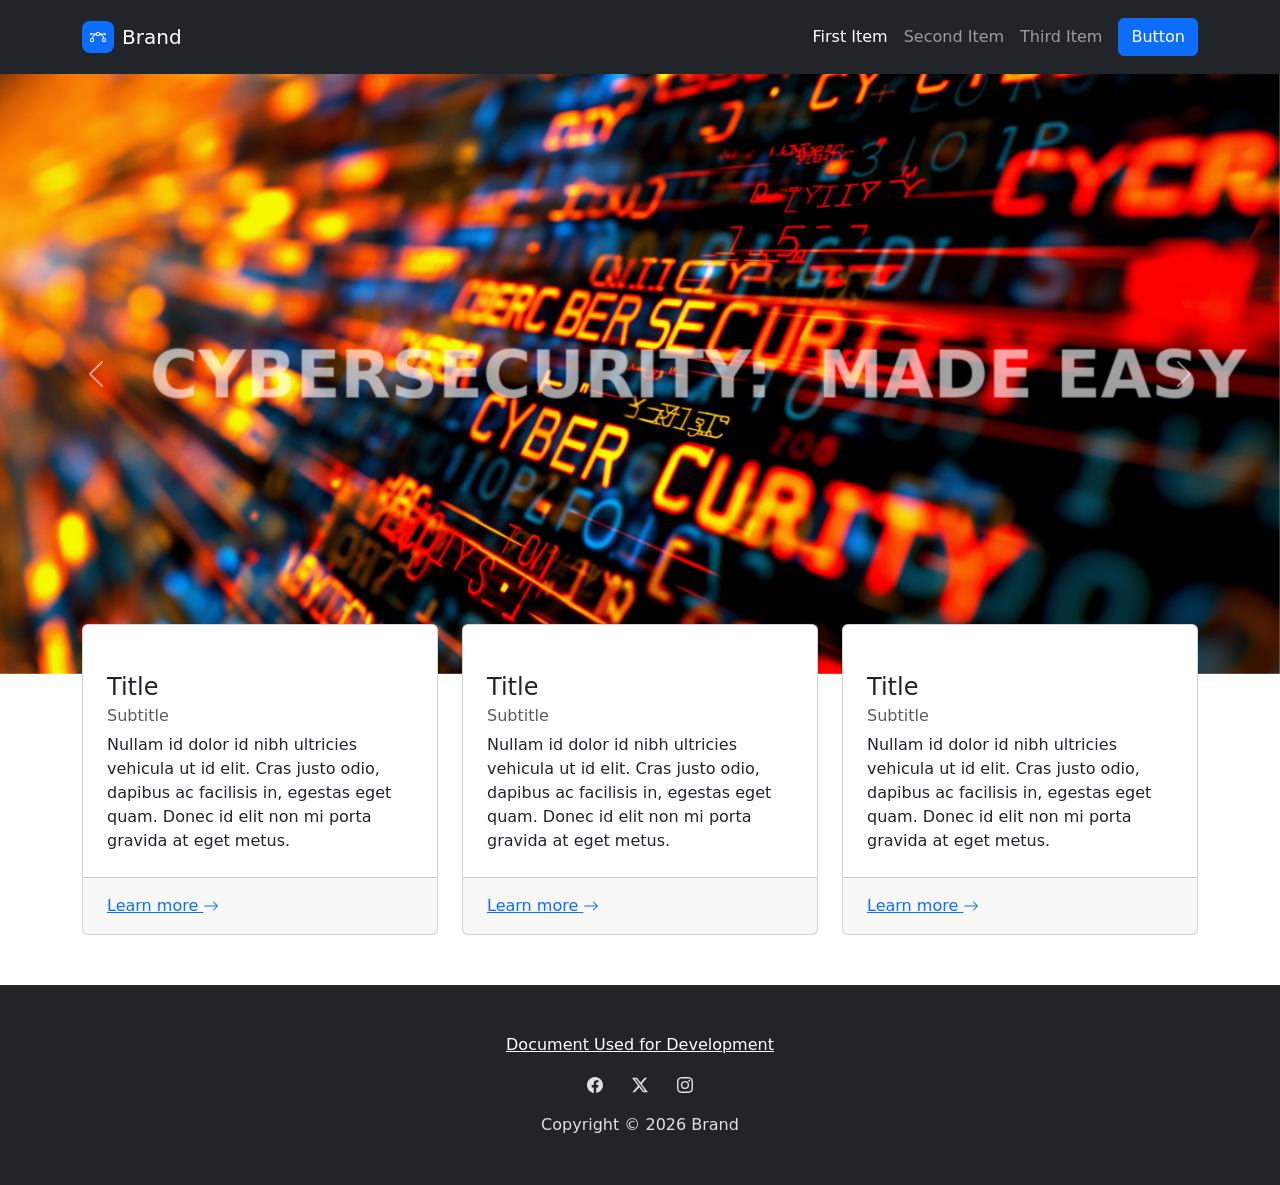
<file: index.html>
<!DOCTYPE html>
<html data-bs-theme="light" lang="en">

<head>
    <meta charset="utf-8">
    <meta name="viewport" content="width=device-width, initial-scale=1.0, shrink-to-fit=no">
    <title>Digitech HTML Code</title>
    <link rel="stylesheet" href="assets/bootstrap/css/bootstrap.min.css">
    <link rel="stylesheet" href="assets/css/bss-overrides.css">
    <link rel="stylesheet" href="assets/css/Hero-Features-icons.css">
</head>

<body>
    <nav class="navbar navbar-expand-md bg-dark py-3" data-bs-theme="dark">
        <div class="container"><a class="navbar-brand d-flex align-items-center" href="#"><span class="bs-icon-sm bs-icon-rounded bs-icon-primary d-flex justify-content-center align-items-center me-2 bs-icon"><svg class="bi bi-bezier" xmlns="http://www.w3.org/2000/svg" width="1em" height="1em" fill="currentColor" viewBox="0 0 16 16">
                        <path fill-rule="evenodd" d="M0 10.5A1.5 1.5 0 0 1 1.5 9h1A1.5 1.5 0 0 1 4 10.5v1A1.5 1.5 0 0 1 2.5 13h-1A1.5 1.5 0 0 1 0 11.5zm1.5-.5a.5.5 0 0 0-.5.5v1a.5.5 0 0 0 .5.5h1a.5.5 0 0 0 .5-.5v-1a.5.5 0 0 0-.5-.5zm10.5.5A1.5 1.5 0 0 1 13.5 9h1a1.5 1.5 0 0 1 1.5 1.5v1a1.5 1.5 0 0 1-1.5 1.5h-1a1.5 1.5 0 0 1-1.5-1.5zm1.5-.5a.5.5 0 0 0-.5.5v1a.5.5 0 0 0 .5.5h1a.5.5 0 0 0 .5-.5v-1a.5.5 0 0 0-.5-.5zM6 4.5A1.5 1.5 0 0 1 7.5 3h1A1.5 1.5 0 0 1 10 4.5v1A1.5 1.5 0 0 1 8.5 7h-1A1.5 1.5 0 0 1 6 5.5zM7.5 4a.5.5 0 0 0-.5.5v1a.5.5 0 0 0 .5.5h1a.5.5 0 0 0 .5-.5v-1a.5.5 0 0 0-.5-.5z"></path>
                        <path d="M6 4.5H1.866a1 1 0 1 0 0 1h2.668A6.52 6.52 0 0 0 1.814 9H2.5q.186 0 .358.043a5.52 5.52 0 0 1 3.185-3.185A1.5 1.5 0 0 1 6 5.5zm3.957 1.358A1.5 1.5 0 0 0 10 5.5v-1h4.134a1 1 0 1 1 0 1h-2.668a6.52 6.52 0 0 1 2.72 3.5H13.5q-.185 0-.358.043a5.52 5.52 0 0 0-3.185-3.185"></path>
                    </svg></span><span>Brand</span></a><button class="navbar-toggler" data-bs-toggle="collapse" data-bs-target="#navcol-5"><span class="visually-hidden">Toggle navigation</span><span class="navbar-toggler-icon"></span></button>
            <div class="collapse navbar-collapse" id="navcol-5">
                <ul class="navbar-nav ms-auto">
                    <li class="nav-item"><a class="nav-link active" href="#">First Item</a></li>
                    <li class="nav-item"><a class="nav-link" href="#">Second Item</a></li>
                    <li class="nav-item"><a class="nav-link" href="#">Third Item</a></li>
                </ul><a class="btn btn-primary ms-md-2" role="button" href="#">Button</a>
            </div>
        </div>
    </nav>
    <section>
        <div class="carousel slide" data-bs-ride="carousel" id="carousel-1" style="height: 600px;">
            <div class="carousel-inner h-100">
                <div class="carousel-item active h-100"><img class="object-fit-cover w-100 d-block position-absolute h-100" src="assets/img/cyber-security-abstract-background-free-image.jpeg" alt="Slide Image" style="z-index: -1;">
                    <div class="container d-flex h-100 flex-column justify-content-center">
                        <div class="row" style="transform: translate(425px) scale(1.64);filter: blur(0px) brightness(164%) contrast(200%) grayscale(0%) hue-rotate(0deg);opacity: 0.84;backdrop-filter: opacity(0);-webkit-backdrop-filter: opacity(0);">
                            <div class="col">
                                <h1 class="text-uppercase fw-bold ps-0" style="position: static;display: inline;overflow: auto;/*transform: perspective(0px) translate(0px) translateX(0px) rotate(0deg) scale(1) skew(0deg);*/opacity: 1;filter: hue-rotate(0deg) invert(0%);backdrop-filter: opacity(1) blur(0px);-webkit-backdrop-filter: opacity(1) blur(0px);"><span style="color: rgba(230, 224, 255, 0.75);">Cybersecurity:&nbsp; Made Easy&nbsp; &nbsp; &nbsp; &nbsp; &nbsp;</span><span style="color: rgba(51, 0, 255, 0.5);">&nbsp;</span></h1>
                            </div>
                        </div>
                    </div>
                </div>
                <div class="carousel-item h-100"><img class="object-fit-cover w-100 d-block position-absolute h-100" src="assets/img/images%20(7).jpg" alt="Slide Image" style="z-index: -1;">
                    <div class="container d-flex h-100 flex-column justify-content-center">
                        <div class="row">
                            <div class="col col-xl-4 offset-xl-2">
                                <h2><span style="color: rgb(236, 245, 255);">Confidentiality</span></h2>
                                <div class="ps-0" style="max-width: 350px;">
                                    <p class="my-3"><span style="color: rgb(237, 246, 255);">Keep your data safe and private. Restrict access and safeguard your data's confidentiality.</span></p><a class="btn btn-primary btn-lg me-2" role="button" href="#">Find Out More</a>
                                </div>
                            </div>
                        </div>
                    </div>
                </div>
                <div class="carousel-item h-100"><img class="object-fit-cover w-100 d-block position-absolute h-100" src="assets/img/images%20(8).jpg" alt="Slide Image" style="z-index: -1;">
                    <div class="container d-flex h-100 flex-column justify-content-center">
                        <div class="row pb-9">
                            <div class="col-md-6 col-xl-4 offset-md-2">
                                <div style="max-width: 350px;">
                                    <h1 class="text-uppercase fw-bold">Biben dum<br>fringi dictum, augue purus</h1>
                                    <div class="row">
                                        <div class="col">
                                            <h2><span style="color: rgb(226, 241, 255);">Integrity</span></h2>
                                        </div>
                                    </div>
                                    <p class="my-3"><span style="color: rgb(219, 237, 255);">Keep your data safe, trustworthy and complete by ensuring no data is lost, corrupted or removed.</span></p><a class="btn btn-primary btn-lg me-2" role="button" href="#">Find Out More</a>
                                </div>
                            </div>
                        </div>
                    </div>
                </div>
                <div class="carousel-item h-100"><img class="object-fit-cover w-100 d-block position-absolute h-100" src="assets/img/360_F_628127639_nso3aiAK3RLnZTBtOzr6qof2s5YuPOO1.jpg" alt="Slide Image" style="z-index: -1;">
                    <div class="container d-flex h-100 flex-column justify-content-center">
                        <div class="row mb-0 pb-9">
                            <div class="col-md-6 col-xl-4 offset-md-2">
                                <div style="max-width: 350px;">
                                    <h1 class="text-uppercase fw-bold">Biben dum<br>fringi dictum, augue purus</h1>
                                    <div class="row">
                                        <div class="col">
                                            <h2>Availability</h2>
                                        </div>
                                    </div>
                                    <p class="my-3">Ensure that your data, systems and networks are easily and readily accessible when required.</p><a class="btn btn-primary btn-lg me-2" role="button" href="#">Find Out More</a>
                                </div>
                            </div>
                        </div>
                    </div>
                </div>
            </div>
            <div><a class="carousel-control-prev" role="button" data-bs-slide="prev" href="#carousel-1"><span class="carousel-control-prev-icon"></span><span class="visually-hidden">Previous</span></a><a class="carousel-control-next" role="button" data-bs-slide="next" href="#carousel-1"><span class="carousel-control-next-icon"></span><span class="visually-hidden">Next</span></a></div>
            <div class="carousel-indicators"><button type="button" data-bs-target="#carousel-1" data-bs-slide-to="0" class="active"></button> <button type="button" data-bs-target="#carousel-1" data-bs-slide-to="1"></button> <button type="button" data-bs-target="#carousel-1" data-bs-slide-to="2"></button> <button type="button" data-bs-target="#carousel-1" data-bs-slide-to="3"></button></div>
        </div>
        <div class="container position-relative h-100" style="top: -50px;">
            <div class="row gy-5 gy-lg-0 row-cols-1 row-cols-md-2 row-cols-lg-3">
                <div class="col">
                    <div class="card">
                        <div class="card-body p-4 pt-5">
                            <h4 class="card-title">Title</h4>
                            <h6 class="text-muted mb-2 card-subtitle">Subtitle</h6>
                            <p class="card-text">Nullam id dolor id nibh ultricies vehicula ut id elit. Cras justo odio, dapibus ac facilisis in, egestas eget quam. Donec id elit non mi porta gravida at eget metus.</p>
                        </div>
                        <div class="card-footer p-4 py-3"><a href="#">Learn more&nbsp;<svg class="bi bi-arrow-right" xmlns="http://www.w3.org/2000/svg" width="1em" height="1em" fill="currentColor" viewBox="0 0 16 16">
                                    <path fill-rule="evenodd" d="M1 8a.5.5 0 0 1 .5-.5h11.793l-3.147-3.146a.5.5 0 0 1 .708-.708l4 4a.5.5 0 0 1 0 .708l-4 4a.5.5 0 0 1-.708-.708L13.293 8.5H1.5A.5.5 0 0 1 1 8"></path>
                                </svg></a></div>
                    </div>
                </div>
                <div class="col">
                    <div class="card">
                        <div class="card-body p-4 pt-5">
                            <h4 class="card-title">Title</h4>
                            <h6 class="text-muted mb-2 card-subtitle">Subtitle</h6>
                            <p class="card-text">Nullam id dolor id nibh ultricies vehicula ut id elit. Cras justo odio, dapibus ac facilisis in, egestas eget quam. Donec id elit non mi porta gravida at eget metus.</p>
                        </div>
                        <div class="card-footer p-4 py-3"><a href="#">Learn more&nbsp;<svg class="bi bi-arrow-right" xmlns="http://www.w3.org/2000/svg" width="1em" height="1em" fill="currentColor" viewBox="0 0 16 16">
                                    <path fill-rule="evenodd" d="M1 8a.5.5 0 0 1 .5-.5h11.793l-3.147-3.146a.5.5 0 0 1 .708-.708l4 4a.5.5 0 0 1 0 .708l-4 4a.5.5 0 0 1-.708-.708L13.293 8.5H1.5A.5.5 0 0 1 1 8"></path>
                                </svg></a></div>
                    </div>
                </div>
                <div class="col">
                    <div class="card">
                        <div class="card-body p-4 pt-5">
                            <h4 class="card-title">Title</h4>
                            <h6 class="text-muted mb-2 card-subtitle">Subtitle</h6>
                            <p class="card-text">Nullam id dolor id nibh ultricies vehicula ut id elit. Cras justo odio, dapibus ac facilisis in, egestas eget quam. Donec id elit non mi porta gravida at eget metus.</p>
                        </div>
                        <div class="card-footer p-4 py-3"><a href="#">Learn more&nbsp;<svg class="bi bi-arrow-right" xmlns="http://www.w3.org/2000/svg" width="1em" height="1em" fill="currentColor" viewBox="0 0 16 16">
                                    <path fill-rule="evenodd" d="M1 8a.5.5 0 0 1 .5-.5h11.793l-3.147-3.146a.5.5 0 0 1 .708-.708l4 4a.5.5 0 0 1 0 .708l-4 4a.5.5 0 0 1-.708-.708L13.293 8.5H1.5A.5.5 0 0 1 1 8"></path>
                                </svg></a></div>
                    </div>
                </div>
            </div>
        </div>
    </section>
    <footer class="text-center bg-body" data-bs-theme="dark">
        <div class="container py-4 py-lg-5">
            <ul class="list-inline">
                <li class="list-inline-item me-4"></li>
                <li class="list-inline-item me-4"><a class="link-body-emphasis" href="https://scotscollegenz-my.sharepoint.com/:w:/r/personal/ushere_scotscollege_school_nz/_layouts/15/doc2.aspx?sourcedoc=%7BE5246F58-DF17-4FF9-BDB1-F8F5CFA59B5D%7D&amp;file=Digitech%20Final%20Document.docx&amp;action=default&amp;mobileredirect=true&amp;DefaultItemOpen=1&amp;wdOrigin=OFFICECOM-WEB.REDIRECT%2CAPPHOME-WEB.SHELL.SEARCH&amp;wdPreviousSession=01be0cbb-f47b-44f1-8d84-e40c84c3e992&amp;wdPreviousSessionSrc=AppHomeWeb&amp;ct=1788299378101">Document Used for Development</a></li>
                <li class="list-inline-item"></li>
            </ul>
            <ul class="list-inline">
                <li class="list-inline-item me-4"><a href="#"><svg class="bi bi-facebook text-body" xmlns="http://www.w3.org/2000/svg" width="1em" height="1em" fill="currentColor" viewBox="0 0 16 16">
                            <path d="M16 8.049c0-4.446-3.582-8.05-8-8.05C3.58 0-.002 3.603-.002 8.05c0 4.017 2.926 7.347 6.75 7.951v-5.625h-2.03V8.05H6.75V6.275c0-2.017 1.195-3.131 3.022-3.131.876 0 1.791.157 1.791.157v1.98h-1.009c-.993 0-1.303.621-1.303 1.258v1.51h2.218l-.354 2.326H9.25V16c3.824-.604 6.75-3.934 6.75-7.951"></path>
                        </svg></a></li>
                <li class="list-inline-item me-4"><a href="#"><svg class="bi bi-twitter-x text-body" xmlns="http://www.w3.org/2000/svg" width="1em" height="1em" fill="currentColor" viewBox="0 0 16 16">
                            <path d="M12.6.75h2.454l-5.36 6.142L16 15.25h-4.937l-3.867-5.07-4.425 5.07H.316l5.733-6.57L0 .75h5.063l3.495 4.633L12.601.75Zm-.86 13.028h1.36L4.323 2.145H2.865z"></path>
                        </svg></a></li>
                <li class="list-inline-item"><a href="#"><svg class="bi bi-instagram text-body" xmlns="http://www.w3.org/2000/svg" width="1em" height="1em" fill="currentColor" viewBox="0 0 16 16">
                            <path d="M8 0C5.829 0 5.556.01 4.703.048 3.85.088 3.269.222 2.76.42a3.9 3.9 0 0 0-1.417.923A3.9 3.9 0 0 0 .42 2.76C.222 3.268.087 3.85.048 4.7.01 5.555 0 5.827 0 8.001c0 2.172.01 2.444.048 3.297.04.852.174 1.433.372 1.942.205.526.478.972.923 1.417.444.445.89.719 1.416.923.51.198 1.09.333 1.942.372C5.555 15.99 5.827 16 8 16s2.444-.01 3.298-.048c.851-.04 1.434-.174 1.943-.372a3.9 3.9 0 0 0 1.416-.923c.445-.445.718-.891.923-1.417.197-.509.332-1.09.372-1.942C15.99 10.445 16 10.173 16 8s-.01-2.445-.048-3.299c-.04-.851-.175-1.433-.372-1.941a3.9 3.9 0 0 0-.923-1.417A3.9 3.9 0 0 0 13.24.42c-.51-.198-1.092-.333-1.943-.372C10.443.01 10.172 0 7.998 0zm-.717 1.442h.718c2.136 0 2.389.007 3.232.046.78.035 1.204.166 1.486.275.373.145.64.319.92.599s.453.546.598.92c.11.281.24.705.275 1.485.039.843.047 1.096.047 3.231s-.008 2.389-.047 3.232c-.035.78-.166 1.203-.275 1.485a2.5 2.5 0 0 1-.599.919c-.28.28-.546.453-.92.598-.28.11-.704.24-1.485.276-.843.038-1.096.047-3.232.047s-2.39-.009-3.233-.047c-.78-.036-1.203-.166-1.485-.276a2.5 2.5 0 0 1-.92-.598 2.5 2.5 0 0 1-.6-.92c-.109-.281-.24-.705-.275-1.485-.038-.843-.046-1.096-.046-3.233s.008-2.388.046-3.231c.036-.78.166-1.204.276-1.486.145-.373.319-.64.599-.92s.546-.453.92-.598c.282-.11.705-.24 1.485-.276.738-.034 1.024-.044 2.515-.045zm4.988 1.328a.96.96 0 1 0 0 1.92.96.96 0 0 0 0-1.92m-4.27 1.122a4.109 4.109 0 1 0 0 8.217 4.109 4.109 0 0 0 0-8.217m0 1.441a2.667 2.667 0 1 1 0 5.334 2.667 2.667 0 0 1 0-5.334"></path>
                        </svg></a></li>
            </ul>
            <p class="text-body mb-0">Copyright © 2026 Brand</p>
        </div>
    </footer>
    <script src="assets/bootstrap/js/bootstrap.min.js"></script>
</body>

</html>
</file>
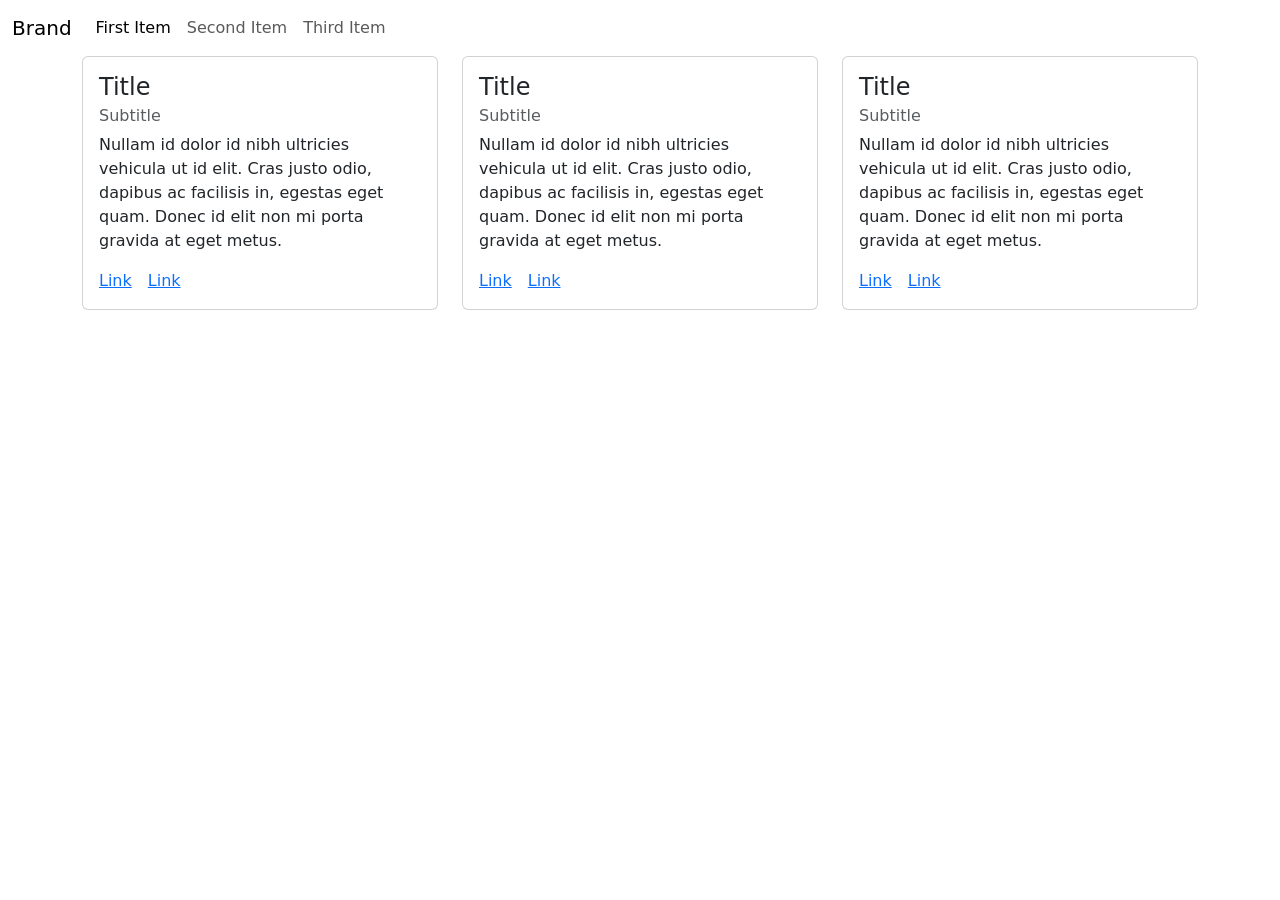
<file: V1.0.0.html>
<!DOCTYPE html>
<html data-bs-theme="light" lang="en">

<head>
    <meta charset="utf-8">
    <meta name="viewport" content="width=device-width, initial-scale=1.0, shrink-to-fit=no">
    <title>Digitech HTML Code</title>
    <link rel="stylesheet" href="https://cdn.jsdelivr.net/npm/bootstrap@5.3.8/dist/css/bootstrap.min.css">
</head>

<body>
    <nav class="navbar navbar-expand-md bg-body">
        <div class="container-fluid"><a class="navbar-brand" href="#">Brand</a><button class="navbar-toggler" data-bs-toggle="collapse" data-bs-target="#navcol-1"><span class="visually-hidden">Toggle navigation</span><span class="navbar-toggler-icon"></span></button>
            <div class="collapse navbar-collapse" id="navcol-1">
                <ul class="navbar-nav">
                    <li class="nav-item"><a class="nav-link active" href="#">First Item</a></li>
                    <li class="nav-item"><a class="nav-link" href="#">Second Item</a></li>
                    <li class="nav-item"><a class="nav-link" href="#">Third Item</a></li>
                </ul>
            </div>
        </div>
    </nav>
    <div class="container"></div>
    <div class="container">
        <div class="row">
            <div class="col">
                <div class="card">
                    <div class="card-body">
                        <h4 class="card-title">Title</h4>
                        <h6 class="text-muted mb-2 card-subtitle">Subtitle</h6>
                        <p class="card-text">Nullam id dolor id nibh ultricies vehicula ut id elit. Cras justo odio, dapibus ac facilisis in, egestas eget quam. Donec id elit non mi porta gravida at eget metus.</p><a class="card-link" href="#">Link</a><a class="card-link" href="#">Link</a>
                    </div>
                </div>
            </div>
            <div class="col">
                <div class="card">
                    <div class="card-body">
                        <h4 class="card-title">Title</h4>
                        <h6 class="text-muted mb-2 card-subtitle">Subtitle</h6>
                        <p class="card-text">Nullam id dolor id nibh ultricies vehicula ut id elit. Cras justo odio, dapibus ac facilisis in, egestas eget quam. Donec id elit non mi porta gravida at eget metus.</p><a class="card-link" href="#">Link</a><a class="card-link" href="#">Link</a>
                    </div>
                </div>
            </div>
            <div class="col">
                <div class="card">
                    <div class="card-body">
                        <h4 class="card-title">Title</h4>
                        <h6 class="text-muted mb-2 card-subtitle">Subtitle</h6>
                        <p class="card-text">Nullam id dolor id nibh ultricies vehicula ut id elit. Cras justo odio, dapibus ac facilisis in, egestas eget quam. Donec id elit non mi porta gravida at eget metus.</p><a class="card-link" href="#">Link</a><a class="card-link" href="#">Link</a>
                    </div>
                </div>
            </div>
        </div>
    </div>
    <script src="https://cdn.jsdelivr.net/npm/bootstrap@5.3.8/dist/js/bootstrap.bundle.min.js"></script>
</body>

</html>
</file>
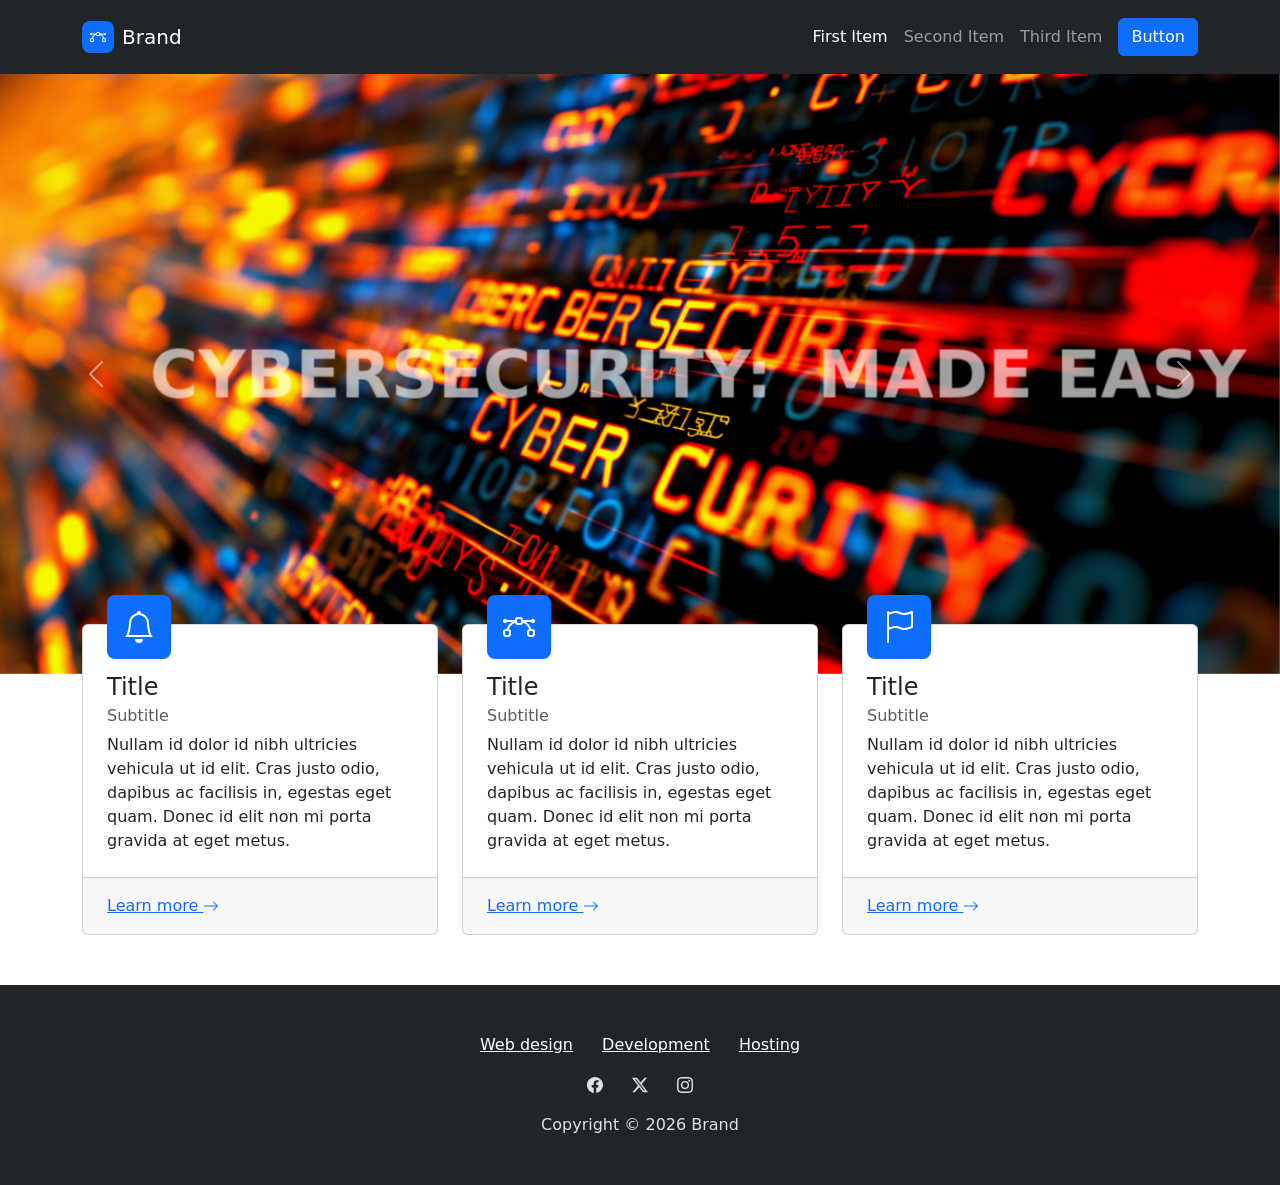
<file: V1.2.0.html>
<!DOCTYPE html>
<html data-bs-theme="light" lang="en">

<head>
    <meta charset="utf-8">
    <meta name="viewport" content="width=device-width, initial-scale=1.0, shrink-to-fit=no">
    <title>Digitech HTML Code</title>
    <link rel="stylesheet" href="assets/bootstrap/css/bootstrap.min.css">
    <link rel="stylesheet" href="assets/css/styles.min.css">
</head>

<body>
    <nav class="navbar navbar-expand-md bg-dark py-3" data-bs-theme="dark">
        <div class="container"><a class="navbar-brand d-flex align-items-center" href="#"><span class="bs-icon-sm bs-icon-rounded bs-icon-primary d-flex justify-content-center align-items-center me-2 bs-icon"><svg class="bi bi-bezier" xmlns="http://www.w3.org/2000/svg" width="1em" height="1em" fill="currentColor" viewBox="0 0 16 16">
                        <path fill-rule="evenodd" d="M0 10.5A1.5 1.5 0 0 1 1.5 9h1A1.5 1.5 0 0 1 4 10.5v1A1.5 1.5 0 0 1 2.5 13h-1A1.5 1.5 0 0 1 0 11.5zm1.5-.5a.5.5 0 0 0-.5.5v1a.5.5 0 0 0 .5.5h1a.5.5 0 0 0 .5-.5v-1a.5.5 0 0 0-.5-.5zm10.5.5A1.5 1.5 0 0 1 13.5 9h1a1.5 1.5 0 0 1 1.5 1.5v1a1.5 1.5 0 0 1-1.5 1.5h-1a1.5 1.5 0 0 1-1.5-1.5zm1.5-.5a.5.5 0 0 0-.5.5v1a.5.5 0 0 0 .5.5h1a.5.5 0 0 0 .5-.5v-1a.5.5 0 0 0-.5-.5zM6 4.5A1.5 1.5 0 0 1 7.5 3h1A1.5 1.5 0 0 1 10 4.5v1A1.5 1.5 0 0 1 8.5 7h-1A1.5 1.5 0 0 1 6 5.5zM7.5 4a.5.5 0 0 0-.5.5v1a.5.5 0 0 0 .5.5h1a.5.5 0 0 0 .5-.5v-1a.5.5 0 0 0-.5-.5z"></path>
                        <path d="M6 4.5H1.866a1 1 0 1 0 0 1h2.668A6.52 6.52 0 0 0 1.814 9H2.5q.186 0 .358.043a5.52 5.52 0 0 1 3.185-3.185A1.5 1.5 0 0 1 6 5.5zm3.957 1.358A1.5 1.5 0 0 0 10 5.5v-1h4.134a1 1 0 1 1 0 1h-2.668a6.52 6.52 0 0 1 2.72 3.5H13.5q-.185 0-.358.043a5.52 5.52 0 0 0-3.185-3.185"></path>
                    </svg></span><span>Brand</span></a><button class="navbar-toggler" data-bs-toggle="collapse" data-bs-target="#navcol-5"><span class="visually-hidden">Toggle navigation</span><span class="navbar-toggler-icon"></span></button>
            <div class="collapse navbar-collapse" id="navcol-5">
                <ul class="navbar-nav ms-auto">
                    <li class="nav-item"><a class="nav-link active" href="#">First Item</a></li>
                    <li class="nav-item"><a class="nav-link" href="#">Second Item</a></li>
                    <li class="nav-item"><a class="nav-link" href="#">Third Item</a></li>
                </ul><a class="btn btn-primary ms-md-2" role="button" href="#">Button</a>
            </div>
        </div>
    </nav>
    <section>
        <div class="carousel slide" data-bs-ride="carousel" id="carousel-1" style="height: 600px;">
            <div class="carousel-inner h-100">
                <div class="carousel-item active h-100"><img class="object-fit-cover w-100 d-block position-absolute h-100" src="assets/img/cyber-security-abstract-background-free-image.jpeg" alt="Slide Image" style="z-index: -1;">
                    <div class="container d-flex h-100 flex-column justify-content-center">
                        <div class="row" style="transform: translate(425px) scale(1.64);filter: blur(0px) brightness(164%) contrast(200%) grayscale(0%) hue-rotate(0deg);opacity: 0.84;backdrop-filter: opacity(0);-webkit-backdrop-filter: opacity(0);">
                            <div class="col">
                                <h1 class="text-uppercase fw-bold ps-0" style="position: static;display: inline;overflow: auto;/*transform: perspective(0px) translate(0px) translateX(0px) rotate(0deg) scale(1) skew(0deg);*/opacity: 1;filter: hue-rotate(0deg) invert(0%);backdrop-filter: opacity(1) blur(0px);-webkit-backdrop-filter: opacity(1) blur(0px);"><span style="color: rgba(230, 224, 255, 0.75);">Cybersecurity:&nbsp; Made Easy&nbsp; &nbsp; &nbsp; &nbsp; &nbsp;</span><span style="color: rgba(51, 0, 255, 0.5);">&nbsp;</span></h1>
                            </div>
                        </div>
                    </div>
                </div>
                <div class="carousel-item h-100"><img class="object-fit-cover w-100 d-block position-absolute h-100" src="assets/img/images%20(7).jpg" alt="Slide Image" style="z-index: -1;">
                    <div class="container d-flex h-100 flex-column justify-content-center">
                        <div class="row">
                            <div class="col col-xl-4 offset-xl-2">
                                <h2><span style="color: rgb(236, 245, 255);">Confidentiality</span></h2>
                                <div class="ps-0" style="max-width: 350px;">
                                    <p class="my-3"><span style="color: rgb(237, 246, 255);">Keep your data safe and private. Restrict access and safeguard your data's confidentiality.</span></p><a class="btn btn-primary btn-lg me-2" role="button" href="#">Find Out More</a>
                                </div>
                            </div>
                        </div>
                    </div>
                </div>
                <div class="carousel-item h-100"><img class="object-fit-cover w-100 d-block position-absolute h-100" src="assets/img/images%20(8).jpg" alt="Slide Image" style="z-index: -1;">
                    <div class="container d-flex h-100 flex-column justify-content-center">
                        <div class="row pb-9">
                            <div class="col-md-6 col-xl-4 offset-md-2">
                                <div style="max-width: 350px;">
                                    <h1 class="text-uppercase fw-bold">Biben dum<br>fringi dictum, augue purus</h1>
                                    <div class="row">
                                        <div class="col">
                                            <h2><span style="color: rgb(226, 241, 255);">Integrity</span></h2>
                                        </div>
                                    </div>
                                    <p class="my-3"><span style="color: rgb(219, 237, 255);">Keep your data safe, trustworthy and complete by ensuring no data is lost, corrupted or removed.</span></p><a class="btn btn-primary btn-lg me-2" role="button" href="#">Find Out More</a>
                                </div>
                            </div>
                        </div>
                    </div>
                </div>
                <div class="carousel-item h-100"><img class="object-fit-cover w-100 d-block position-absolute h-100" src="assets/img/360_F_628127639_nso3aiAK3RLnZTBtOzr6qof2s5YuPOO1.jpg" alt="Slide Image" style="z-index: -1;">
                    <div class="container d-flex h-100 flex-column justify-content-center">
                        <div class="row mb-0 pb-9">
                            <div class="col-md-6 col-xl-4 offset-md-2">
                                <div style="max-width: 350px;">
                                    <h1 class="text-uppercase fw-bold">Biben dum<br>fringi dictum, augue purus</h1>
                                    <div class="row">
                                        <div class="col">
                                            <h2>Availability</h2>
                                        </div>
                                    </div>
                                    <p class="my-3">Tincidunt laoreet leo, adipiscing taciti tempor. Primis senectus sapien, risus donec ad fusce augue interdum.</p><a class="btn btn-primary btn-lg me-2" role="button" href="#">Button</a><a class="btn btn-outline-primary btn-lg" role="button" href="#">Button</a>
                                </div>
                            </div>
                        </div>
                    </div>
                </div>
            </div>
            <div><a class="carousel-control-prev" role="button" data-bs-slide="prev" href="#carousel-1"><span class="carousel-control-prev-icon"></span><span class="visually-hidden">Previous</span></a><a class="carousel-control-next" role="button" data-bs-slide="next" href="#carousel-1"><span class="carousel-control-next-icon"></span><span class="visually-hidden">Next</span></a></div>
            <div class="carousel-indicators"><button type="button" data-bs-target="#carousel-1" data-bs-slide-to="0" class="active"></button> <button type="button" data-bs-target="#carousel-1" data-bs-slide-to="1"></button> <button type="button" data-bs-target="#carousel-1" data-bs-slide-to="2"></button> <button type="button" data-bs-target="#carousel-1" data-bs-slide-to="3"></button></div>
        </div>
        <div class="container position-relative h-100" style="top: -50px;">
            <div class="row gy-5 gy-lg-0 row-cols-1 row-cols-md-2 row-cols-lg-3">
                <div class="col">
                    <div class="card">
                        <div class="card-body p-4 pt-5">
                            <div class="bs-icon-lg bs-icon-rounded bs-icon-primary position-absolute d-flex flex-shrink-0 justify-content-center align-items-center mb-3 bs-icon" style="top: -30px;"><svg class="bi bi-bell" xmlns="http://www.w3.org/2000/svg" width="1em" height="1em" fill="currentColor" viewBox="0 0 16 16">
                                    <path d="M8 16a2 2 0 0 0 2-2H6a2 2 0 0 0 2 2M8 1.918l-.797.161A4 4 0 0 0 4 6c0 .628-.134 2.197-.459 3.742-.16.767-.376 1.566-.663 2.258h10.244c-.287-.692-.502-1.49-.663-2.258C12.134 8.197 12 6.628 12 6a4 4 0 0 0-3.203-3.92zM14.22 12c.223.447.481.801.78 1H1c.299-.199.557-.553.78-1C2.68 10.2 3 6.88 3 6c0-2.42 1.72-4.44 4.005-4.901a1 1 0 1 1 1.99 0A5 5 0 0 1 13 6c0 .88.32 4.2 1.22 6"></path>
                                </svg></div>
                            <h4 class="card-title">Title</h4>
                            <h6 class="text-muted mb-2 card-subtitle">Subtitle</h6>
                            <p class="card-text">Nullam id dolor id nibh ultricies vehicula ut id elit. Cras justo odio, dapibus ac facilisis in, egestas eget quam. Donec id elit non mi porta gravida at eget metus.</p>
                        </div>
                        <div class="card-footer p-4 py-3"><a href="#">Learn more&nbsp;<svg class="bi bi-arrow-right" xmlns="http://www.w3.org/2000/svg" width="1em" height="1em" fill="currentColor" viewBox="0 0 16 16">
                                    <path fill-rule="evenodd" d="M1 8a.5.5 0 0 1 .5-.5h11.793l-3.147-3.146a.5.5 0 0 1 .708-.708l4 4a.5.5 0 0 1 0 .708l-4 4a.5.5 0 0 1-.708-.708L13.293 8.5H1.5A.5.5 0 0 1 1 8"></path>
                                </svg></a></div>
                    </div>
                </div>
                <div class="col">
                    <div class="card">
                        <div class="card-body p-4 pt-5">
                            <div class="bs-icon-lg bs-icon-rounded bs-icon-primary position-absolute d-flex flex-shrink-0 justify-content-center align-items-center mb-3 bs-icon" style="top: -30px;"><svg class="bi bi-bezier" xmlns="http://www.w3.org/2000/svg" width="1em" height="1em" fill="currentColor" viewBox="0 0 16 16">
                                    <path fill-rule="evenodd" d="M0 10.5A1.5 1.5 0 0 1 1.5 9h1A1.5 1.5 0 0 1 4 10.5v1A1.5 1.5 0 0 1 2.5 13h-1A1.5 1.5 0 0 1 0 11.5zm1.5-.5a.5.5 0 0 0-.5.5v1a.5.5 0 0 0 .5.5h1a.5.5 0 0 0 .5-.5v-1a.5.5 0 0 0-.5-.5zm10.5.5A1.5 1.5 0 0 1 13.5 9h1a1.5 1.5 0 0 1 1.5 1.5v1a1.5 1.5 0 0 1-1.5 1.5h-1a1.5 1.5 0 0 1-1.5-1.5zm1.5-.5a.5.5 0 0 0-.5.5v1a.5.5 0 0 0 .5.5h1a.5.5 0 0 0 .5-.5v-1a.5.5 0 0 0-.5-.5zM6 4.5A1.5 1.5 0 0 1 7.5 3h1A1.5 1.5 0 0 1 10 4.5v1A1.5 1.5 0 0 1 8.5 7h-1A1.5 1.5 0 0 1 6 5.5zM7.5 4a.5.5 0 0 0-.5.5v1a.5.5 0 0 0 .5.5h1a.5.5 0 0 0 .5-.5v-1a.5.5 0 0 0-.5-.5z"></path>
                                    <path d="M6 4.5H1.866a1 1 0 1 0 0 1h2.668A6.52 6.52 0 0 0 1.814 9H2.5q.186 0 .358.043a5.52 5.52 0 0 1 3.185-3.185A1.5 1.5 0 0 1 6 5.5zm3.957 1.358A1.5 1.5 0 0 0 10 5.5v-1h4.134a1 1 0 1 1 0 1h-2.668a6.52 6.52 0 0 1 2.72 3.5H13.5q-.185 0-.358.043a5.52 5.52 0 0 0-3.185-3.185"></path>
                                </svg></div>
                            <h4 class="card-title">Title</h4>
                            <h6 class="text-muted mb-2 card-subtitle">Subtitle</h6>
                            <p class="card-text">Nullam id dolor id nibh ultricies vehicula ut id elit. Cras justo odio, dapibus ac facilisis in, egestas eget quam. Donec id elit non mi porta gravida at eget metus.</p>
                        </div>
                        <div class="card-footer p-4 py-3"><a href="#">Learn more&nbsp;<svg class="bi bi-arrow-right" xmlns="http://www.w3.org/2000/svg" width="1em" height="1em" fill="currentColor" viewBox="0 0 16 16">
                                    <path fill-rule="evenodd" d="M1 8a.5.5 0 0 1 .5-.5h11.793l-3.147-3.146a.5.5 0 0 1 .708-.708l4 4a.5.5 0 0 1 0 .708l-4 4a.5.5 0 0 1-.708-.708L13.293 8.5H1.5A.5.5 0 0 1 1 8"></path>
                                </svg></a></div>
                    </div>
                </div>
                <div class="col">
                    <div class="card">
                        <div class="card-body p-4 pt-5">
                            <div class="bs-icon-lg bs-icon-rounded bs-icon-primary position-absolute d-flex flex-shrink-0 justify-content-center align-items-center mb-3 bs-icon" style="top: -30px;"><svg class="bi bi-flag" xmlns="http://www.w3.org/2000/svg" width="1em" height="1em" fill="currentColor" viewBox="0 0 16 16">
                                    <path d="M14.778.085A.5.5 0 0 1 15 .5V8a.5.5 0 0 1-.314.464L14.5 8l.186.464-.003.001-.006.003-.023.009a12 12 0 0 1-.397.15c-.264.095-.631.223-1.047.35-.816.252-1.879.523-2.71.523-.847 0-1.548-.28-2.158-.525l-.028-.01C7.68 8.71 7.14 8.5 6.5 8.5c-.7 0-1.638.23-2.437.477A20 20 0 0 0 3 9.342V15.5a.5.5 0 0 1-1 0V.5a.5.5 0 0 1 1 0v.282c.226-.079.496-.17.79-.26C4.606.272 5.67 0 6.5 0c.84 0 1.524.277 2.121.519l.043.018C9.286.788 9.828 1 10.5 1c.7 0 1.638-.23 2.437-.477a20 20 0 0 0 1.349-.476l.019-.007.004-.002h.001M14 1.221c-.22.078-.48.167-.766.255-.81.252-1.872.523-2.734.523-.886 0-1.592-.286-2.203-.534l-.008-.003C7.662 1.21 7.139 1 6.5 1c-.669 0-1.606.229-2.415.478A21 21 0 0 0 3 1.845v6.433c.22-.078.48-.167.766-.255C4.576 7.77 5.638 7.5 6.5 7.5c.847 0 1.548.28 2.158.525l.028.01C9.32 8.29 9.86 8.5 10.5 8.5c.668 0 1.606-.229 2.415-.478A21 21 0 0 0 14 7.655V1.222z"></path>
                                </svg></div>
                            <h4 class="card-title">Title</h4>
                            <h6 class="text-muted mb-2 card-subtitle">Subtitle</h6>
                            <p class="card-text">Nullam id dolor id nibh ultricies vehicula ut id elit. Cras justo odio, dapibus ac facilisis in, egestas eget quam. Donec id elit non mi porta gravida at eget metus.</p>
                        </div>
                        <div class="card-footer p-4 py-3"><a href="#">Learn more&nbsp;<svg class="bi bi-arrow-right" xmlns="http://www.w3.org/2000/svg" width="1em" height="1em" fill="currentColor" viewBox="0 0 16 16">
                                    <path fill-rule="evenodd" d="M1 8a.5.5 0 0 1 .5-.5h11.793l-3.147-3.146a.5.5 0 0 1 .708-.708l4 4a.5.5 0 0 1 0 .708l-4 4a.5.5 0 0 1-.708-.708L13.293 8.5H1.5A.5.5 0 0 1 1 8"></path>
                                </svg></a></div>
                    </div>
                </div>
            </div>
        </div>
    </section>
    <footer class="text-center bg-body" data-bs-theme="dark">
        <div class="container py-4 py-lg-5">
            <ul class="list-inline">
                <li class="list-inline-item me-4"><a class="link-body-emphasis" href="#">Web design</a></li>
                <li class="list-inline-item me-4"><a class="link-body-emphasis" href="#">Development</a></li>
                <li class="list-inline-item"><a class="link-body-emphasis" href="#">Hosting</a></li>
            </ul>
            <ul class="list-inline">
                <li class="list-inline-item me-4"><a href="#"><svg class="bi bi-facebook text-body" xmlns="http://www.w3.org/2000/svg" width="1em" height="1em" fill="currentColor" viewBox="0 0 16 16">
                            <path d="M16 8.049c0-4.446-3.582-8.05-8-8.05C3.58 0-.002 3.603-.002 8.05c0 4.017 2.926 7.347 6.75 7.951v-5.625h-2.03V8.05H6.75V6.275c0-2.017 1.195-3.131 3.022-3.131.876 0 1.791.157 1.791.157v1.98h-1.009c-.993 0-1.303.621-1.303 1.258v1.51h2.218l-.354 2.326H9.25V16c3.824-.604 6.75-3.934 6.75-7.951"></path>
                        </svg></a></li>
                <li class="list-inline-item me-4"><a href="#"><svg class="bi bi-twitter-x text-body" xmlns="http://www.w3.org/2000/svg" width="1em" height="1em" fill="currentColor" viewBox="0 0 16 16">
                            <path d="M12.6.75h2.454l-5.36 6.142L16 15.25h-4.937l-3.867-5.07-4.425 5.07H.316l5.733-6.57L0 .75h5.063l3.495 4.633L12.601.75Zm-.86 13.028h1.36L4.323 2.145H2.865z"></path>
                        </svg></a></li>
                <li class="list-inline-item"><a href="#"><svg class="bi bi-instagram text-body" xmlns="http://www.w3.org/2000/svg" width="1em" height="1em" fill="currentColor" viewBox="0 0 16 16">
                            <path d="M8 0C5.829 0 5.556.01 4.703.048 3.85.088 3.269.222 2.76.42a3.9 3.9 0 0 0-1.417.923A3.9 3.9 0 0 0 .42 2.76C.222 3.268.087 3.85.048 4.7.01 5.555 0 5.827 0 8.001c0 2.172.01 2.444.048 3.297.04.852.174 1.433.372 1.942.205.526.478.972.923 1.417.444.445.89.719 1.416.923.51.198 1.09.333 1.942.372C5.555 15.99 5.827 16 8 16s2.444-.01 3.298-.048c.851-.04 1.434-.174 1.943-.372a3.9 3.9 0 0 0 1.416-.923c.445-.445.718-.891.923-1.417.197-.509.332-1.09.372-1.942C15.99 10.445 16 10.173 16 8s-.01-2.445-.048-3.299c-.04-.851-.175-1.433-.372-1.941a3.9 3.9 0 0 0-.923-1.417A3.9 3.9 0 0 0 13.24.42c-.51-.198-1.092-.333-1.943-.372C10.443.01 10.172 0 7.998 0zm-.717 1.442h.718c2.136 0 2.389.007 3.232.046.78.035 1.204.166 1.486.275.373.145.64.319.92.599s.453.546.598.92c.11.281.24.705.275 1.485.039.843.047 1.096.047 3.231s-.008 2.389-.047 3.232c-.035.78-.166 1.203-.275 1.485a2.5 2.5 0 0 1-.599.919c-.28.28-.546.453-.92.598-.28.11-.704.24-1.485.276-.843.038-1.096.047-3.232.047s-2.39-.009-3.233-.047c-.78-.036-1.203-.166-1.485-.276a2.5 2.5 0 0 1-.92-.598 2.5 2.5 0 0 1-.6-.92c-.109-.281-.24-.705-.275-1.485-.038-.843-.046-1.096-.046-3.233s.008-2.388.046-3.231c.036-.78.166-1.204.276-1.486.145-.373.319-.64.599-.92s.546-.453.92-.598c.282-.11.705-.24 1.485-.276.738-.034 1.024-.044 2.515-.045zm4.988 1.328a.96.96 0 1 0 0 1.92.96.96 0 0 0 0-1.92m-4.27 1.122a4.109 4.109 0 1 0 0 8.217 4.109 4.109 0 0 0 0-8.217m0 1.441a2.667 2.667 0 1 1 0 5.334 2.667 2.667 0 0 1 0-5.334"></path>
                        </svg></a></li>
            </ul>
            <p class="text-body mb-0">Copyright © 2026 Brand</p>
        </div>
    </footer>
    <script src="assets/bootstrap/js/bootstrap.min.js"></script>
</body>

</html>
</file>
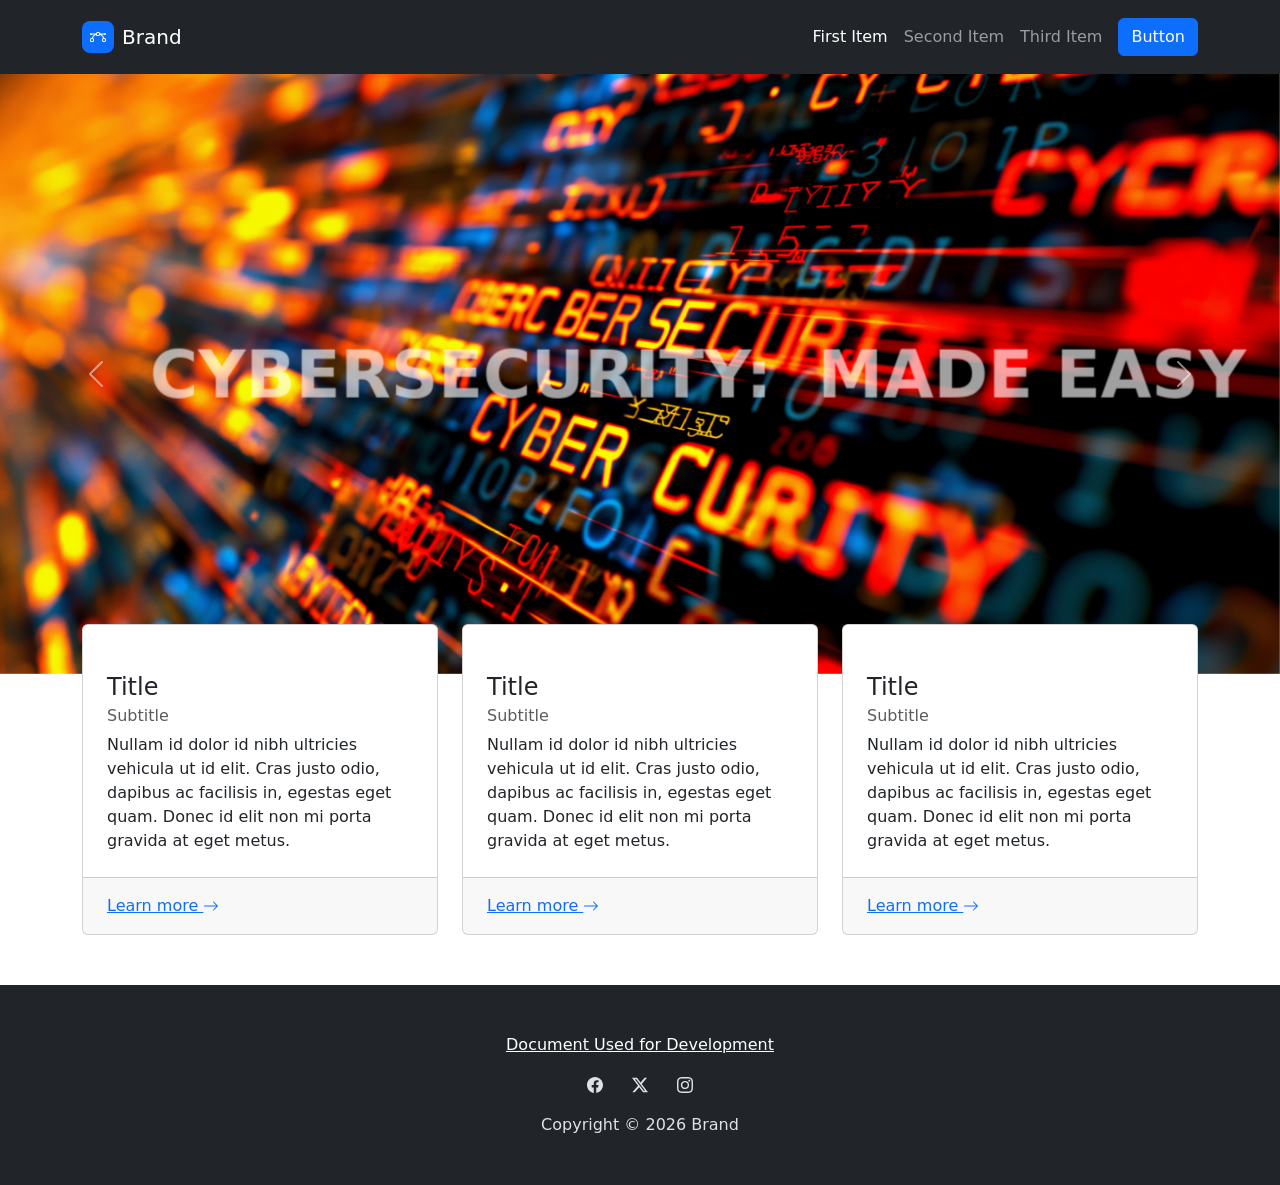
<file: V1.2.2.html>
<!DOCTYPE html>
<html data-bs-theme="light" lang="en">

<head>
    <meta charset="utf-8">
    <meta name="viewport" content="width=device-width, initial-scale=1.0, shrink-to-fit=no">
    <title>Digitech HTML Code</title>
    <link rel="stylesheet" href="assets/bootstrap/css/bootstrap.min.css">
    <link rel="stylesheet" href="assets/css/bss-overrides.css">
    <link rel="stylesheet" href="assets/css/Hero-Features-icons.css">
</head>

<body>
    <nav class="navbar navbar-expand-md bg-dark py-3" data-bs-theme="dark">
        <div class="container"><a class="navbar-brand d-flex align-items-center" href="#"><span class="bs-icon-sm bs-icon-rounded bs-icon-primary d-flex justify-content-center align-items-center me-2 bs-icon"><svg class="bi bi-bezier" xmlns="http://www.w3.org/2000/svg" width="1em" height="1em" fill="currentColor" viewBox="0 0 16 16">
                        <path fill-rule="evenodd" d="M0 10.5A1.5 1.5 0 0 1 1.5 9h1A1.5 1.5 0 0 1 4 10.5v1A1.5 1.5 0 0 1 2.5 13h-1A1.5 1.5 0 0 1 0 11.5zm1.5-.5a.5.5 0 0 0-.5.5v1a.5.5 0 0 0 .5.5h1a.5.5 0 0 0 .5-.5v-1a.5.5 0 0 0-.5-.5zm10.5.5A1.5 1.5 0 0 1 13.5 9h1a1.5 1.5 0 0 1 1.5 1.5v1a1.5 1.5 0 0 1-1.5 1.5h-1a1.5 1.5 0 0 1-1.5-1.5zm1.5-.5a.5.5 0 0 0-.5.5v1a.5.5 0 0 0 .5.5h1a.5.5 0 0 0 .5-.5v-1a.5.5 0 0 0-.5-.5zM6 4.5A1.5 1.5 0 0 1 7.5 3h1A1.5 1.5 0 0 1 10 4.5v1A1.5 1.5 0 0 1 8.5 7h-1A1.5 1.5 0 0 1 6 5.5zM7.5 4a.5.5 0 0 0-.5.5v1a.5.5 0 0 0 .5.5h1a.5.5 0 0 0 .5-.5v-1a.5.5 0 0 0-.5-.5z"></path>
                        <path d="M6 4.5H1.866a1 1 0 1 0 0 1h2.668A6.52 6.52 0 0 0 1.814 9H2.5q.186 0 .358.043a5.52 5.52 0 0 1 3.185-3.185A1.5 1.5 0 0 1 6 5.5zm3.957 1.358A1.5 1.5 0 0 0 10 5.5v-1h4.134a1 1 0 1 1 0 1h-2.668a6.52 6.52 0 0 1 2.72 3.5H13.5q-.185 0-.358.043a5.52 5.52 0 0 0-3.185-3.185"></path>
                    </svg></span><span>Brand</span></a><button class="navbar-toggler" data-bs-toggle="collapse" data-bs-target="#navcol-5"><span class="visually-hidden">Toggle navigation</span><span class="navbar-toggler-icon"></span></button>
            <div class="collapse navbar-collapse" id="navcol-5">
                <ul class="navbar-nav ms-auto">
                    <li class="nav-item"><a class="nav-link active" href="#">First Item</a></li>
                    <li class="nav-item"><a class="nav-link" href="#">Second Item</a></li>
                    <li class="nav-item"><a class="nav-link" href="#">Third Item</a></li>
                </ul><a class="btn btn-primary ms-md-2" role="button" href="#">Button</a>
            </div>
        </div>
    </nav>
    <section>
        <div class="carousel slide" data-bs-ride="carousel" id="carousel-1" style="height: 600px;">
            <div class="carousel-inner h-100">
                <div class="carousel-item active h-100"><img class="object-fit-cover w-100 d-block position-absolute h-100" src="assets/img/cyber-security-abstract-background-free-image.jpeg" alt="Slide Image" style="z-index: -1;">
                    <div class="container d-flex h-100 flex-column justify-content-center">
                        <div class="row" style="transform: translate(425px) scale(1.64);filter: blur(0px) brightness(164%) contrast(200%) grayscale(0%) hue-rotate(0deg);opacity: 0.84;backdrop-filter: opacity(0);-webkit-backdrop-filter: opacity(0);">
                            <div class="col">
                                <h1 class="text-uppercase fw-bold ps-0" style="position: static;display: inline;overflow: auto;/*transform: perspective(0px) translate(0px) translateX(0px) rotate(0deg) scale(1) skew(0deg);*/opacity: 1;filter: hue-rotate(0deg) invert(0%);backdrop-filter: opacity(1) blur(0px);-webkit-backdrop-filter: opacity(1) blur(0px);"><span style="color: rgba(230, 224, 255, 0.75);">Cybersecurity:&nbsp; Made Easy&nbsp; &nbsp; &nbsp; &nbsp; &nbsp;</span><span style="color: rgba(51, 0, 255, 0.5);">&nbsp;</span></h1>
                            </div>
                        </div>
                    </div>
                </div>
                <div class="carousel-item h-100"><img class="object-fit-cover w-100 d-block position-absolute h-100" src="assets/img/images%20(7).jpg" alt="Slide Image" style="z-index: -1;">
                    <div class="container d-flex h-100 flex-column justify-content-center">
                        <div class="row">
                            <div class="col col-xl-4 offset-xl-2">
                                <h2><span style="color: rgb(236, 245, 255);">Confidentiality</span></h2>
                                <div class="ps-0" style="max-width: 350px;">
                                    <p class="my-3"><span style="color: rgb(237, 246, 255);">Keep your data safe and private. Restrict access and safeguard your data's confidentiality.</span></p><a class="btn btn-primary btn-lg me-2" role="button" href="#">Find Out More</a>
                                </div>
                            </div>
                        </div>
                    </div>
                </div>
                <div class="carousel-item h-100"><img class="object-fit-cover w-100 d-block position-absolute h-100" src="assets/img/images%20(8).jpg" alt="Slide Image" style="z-index: -1;">
                    <div class="container d-flex h-100 flex-column justify-content-center">
                        <div class="row pb-9">
                            <div class="col-md-6 col-xl-4 offset-md-2">
                                <div style="max-width: 350px;">
                                    <h1 class="text-uppercase fw-bold">Biben dum<br>fringi dictum, augue purus</h1>
                                    <div class="row">
                                        <div class="col">
                                            <h2><span style="color: rgb(226, 241, 255);">Integrity</span></h2>
                                        </div>
                                    </div>
                                    <p class="my-3"><span style="color: rgb(219, 237, 255);">Keep your data safe, trustworthy and complete by ensuring no data is lost, corrupted or removed.</span></p><a class="btn btn-primary btn-lg me-2" role="button" href="#">Find Out More</a>
                                </div>
                            </div>
                        </div>
                    </div>
                </div>
                <div class="carousel-item h-100"><img class="object-fit-cover w-100 d-block position-absolute h-100" src="assets/img/360_F_628127639_nso3aiAK3RLnZTBtOzr6qof2s5YuPOO1.jpg" alt="Slide Image" style="z-index: -1;">
                    <div class="container d-flex h-100 flex-column justify-content-center">
                        <div class="row mb-0 pb-9">
                            <div class="col-md-6 col-xl-4 offset-md-2">
                                <div style="max-width: 350px;">
                                    <h1 class="text-uppercase fw-bold">Biben dum<br>fringi dictum, augue purus</h1>
                                    <div class="row">
                                        <div class="col">
                                            <h2>Availability</h2>
                                        </div>
                                    </div>
                                    <p class="my-3">Ensure that your data, systems and networks are easily and readily accessible when required.</p><a class="btn btn-primary btn-lg me-2" role="button" href="#">Find Out More</a>
                                </div>
                            </div>
                        </div>
                    </div>
                </div>
            </div>
            <div><a class="carousel-control-prev" role="button" data-bs-slide="prev" href="#carousel-1"><span class="carousel-control-prev-icon"></span><span class="visually-hidden">Previous</span></a><a class="carousel-control-next" role="button" data-bs-slide="next" href="#carousel-1"><span class="carousel-control-next-icon"></span><span class="visually-hidden">Next</span></a></div>
            <div class="carousel-indicators"><button type="button" data-bs-target="#carousel-1" data-bs-slide-to="0" class="active"></button> <button type="button" data-bs-target="#carousel-1" data-bs-slide-to="1"></button> <button type="button" data-bs-target="#carousel-1" data-bs-slide-to="2"></button> <button type="button" data-bs-target="#carousel-1" data-bs-slide-to="3"></button></div>
        </div>
        <div class="container position-relative h-100" style="top: -50px;">
            <div class="row gy-5 gy-lg-0 row-cols-1 row-cols-md-2 row-cols-lg-3">
                <div class="col">
                    <div class="card">
                        <div class="card-body p-4 pt-5">
                            <h4 class="card-title">Title</h4>
                            <h6 class="text-muted mb-2 card-subtitle">Subtitle</h6>
                            <p class="card-text">Nullam id dolor id nibh ultricies vehicula ut id elit. Cras justo odio, dapibus ac facilisis in, egestas eget quam. Donec id elit non mi porta gravida at eget metus.</p>
                        </div>
                        <div class="card-footer p-4 py-3"><a href="#">Learn more&nbsp;<svg class="bi bi-arrow-right" xmlns="http://www.w3.org/2000/svg" width="1em" height="1em" fill="currentColor" viewBox="0 0 16 16">
                                    <path fill-rule="evenodd" d="M1 8a.5.5 0 0 1 .5-.5h11.793l-3.147-3.146a.5.5 0 0 1 .708-.708l4 4a.5.5 0 0 1 0 .708l-4 4a.5.5 0 0 1-.708-.708L13.293 8.5H1.5A.5.5 0 0 1 1 8"></path>
                                </svg></a></div>
                    </div>
                </div>
                <div class="col">
                    <div class="card">
                        <div class="card-body p-4 pt-5">
                            <h4 class="card-title">Title</h4>
                            <h6 class="text-muted mb-2 card-subtitle">Subtitle</h6>
                            <p class="card-text">Nullam id dolor id nibh ultricies vehicula ut id elit. Cras justo odio, dapibus ac facilisis in, egestas eget quam. Donec id elit non mi porta gravida at eget metus.</p>
                        </div>
                        <div class="card-footer p-4 py-3"><a href="#">Learn more&nbsp;<svg class="bi bi-arrow-right" xmlns="http://www.w3.org/2000/svg" width="1em" height="1em" fill="currentColor" viewBox="0 0 16 16">
                                    <path fill-rule="evenodd" d="M1 8a.5.5 0 0 1 .5-.5h11.793l-3.147-3.146a.5.5 0 0 1 .708-.708l4 4a.5.5 0 0 1 0 .708l-4 4a.5.5 0 0 1-.708-.708L13.293 8.5H1.5A.5.5 0 0 1 1 8"></path>
                                </svg></a></div>
                    </div>
                </div>
                <div class="col">
                    <div class="card">
                        <div class="card-body p-4 pt-5">
                            <h4 class="card-title">Title</h4>
                            <h6 class="text-muted mb-2 card-subtitle">Subtitle</h6>
                            <p class="card-text">Nullam id dolor id nibh ultricies vehicula ut id elit. Cras justo odio, dapibus ac facilisis in, egestas eget quam. Donec id elit non mi porta gravida at eget metus.</p>
                        </div>
                        <div class="card-footer p-4 py-3"><a href="#">Learn more&nbsp;<svg class="bi bi-arrow-right" xmlns="http://www.w3.org/2000/svg" width="1em" height="1em" fill="currentColor" viewBox="0 0 16 16">
                                    <path fill-rule="evenodd" d="M1 8a.5.5 0 0 1 .5-.5h11.793l-3.147-3.146a.5.5 0 0 1 .708-.708l4 4a.5.5 0 0 1 0 .708l-4 4a.5.5 0 0 1-.708-.708L13.293 8.5H1.5A.5.5 0 0 1 1 8"></path>
                                </svg></a></div>
                    </div>
                </div>
            </div>
        </div>
    </section>
    <footer class="text-center bg-body" data-bs-theme="dark">
        <div class="container py-4 py-lg-5">
            <ul class="list-inline">
                <li class="list-inline-item me-4"></li>
                <li class="list-inline-item me-4"><a class="link-body-emphasis" href="https://scotscollegenz-my.sharepoint.com/:w:/r/personal/ushere_scotscollege_school_nz/_layouts/15/doc2.aspx?sourcedoc=%7BE5246F58-DF17-4FF9-BDB1-F8F5CFA59B5D%7D&amp;file=Digitech%20Final%20Document.docx&amp;action=default&amp;mobileredirect=true&amp;DefaultItemOpen=1&amp;wdOrigin=OFFICECOM-WEB.REDIRECT%2CAPPHOME-WEB.SHELL.SEARCH&amp;wdPreviousSession=01be0cbb-f47b-44f1-8d84-e40c84c3e992&amp;wdPreviousSessionSrc=AppHomeWeb&amp;ct=1788299378101">Document Used for Development</a></li>
                <li class="list-inline-item"></li>
            </ul>
            <ul class="list-inline">
                <li class="list-inline-item me-4"><a href="#"><svg class="bi bi-facebook text-body" xmlns="http://www.w3.org/2000/svg" width="1em" height="1em" fill="currentColor" viewBox="0 0 16 16">
                            <path d="M16 8.049c0-4.446-3.582-8.05-8-8.05C3.58 0-.002 3.603-.002 8.05c0 4.017 2.926 7.347 6.75 7.951v-5.625h-2.03V8.05H6.75V6.275c0-2.017 1.195-3.131 3.022-3.131.876 0 1.791.157 1.791.157v1.98h-1.009c-.993 0-1.303.621-1.303 1.258v1.51h2.218l-.354 2.326H9.25V16c3.824-.604 6.75-3.934 6.75-7.951"></path>
                        </svg></a></li>
                <li class="list-inline-item me-4"><a href="#"><svg class="bi bi-twitter-x text-body" xmlns="http://www.w3.org/2000/svg" width="1em" height="1em" fill="currentColor" viewBox="0 0 16 16">
                            <path d="M12.6.75h2.454l-5.36 6.142L16 15.25h-4.937l-3.867-5.07-4.425 5.07H.316l5.733-6.57L0 .75h5.063l3.495 4.633L12.601.75Zm-.86 13.028h1.36L4.323 2.145H2.865z"></path>
                        </svg></a></li>
                <li class="list-inline-item"><a href="#"><svg class="bi bi-instagram text-body" xmlns="http://www.w3.org/2000/svg" width="1em" height="1em" fill="currentColor" viewBox="0 0 16 16">
                            <path d="M8 0C5.829 0 5.556.01 4.703.048 3.85.088 3.269.222 2.76.42a3.9 3.9 0 0 0-1.417.923A3.9 3.9 0 0 0 .42 2.76C.222 3.268.087 3.85.048 4.7.01 5.555 0 5.827 0 8.001c0 2.172.01 2.444.048 3.297.04.852.174 1.433.372 1.942.205.526.478.972.923 1.417.444.445.89.719 1.416.923.51.198 1.09.333 1.942.372C5.555 15.99 5.827 16 8 16s2.444-.01 3.298-.048c.851-.04 1.434-.174 1.943-.372a3.9 3.9 0 0 0 1.416-.923c.445-.445.718-.891.923-1.417.197-.509.332-1.09.372-1.942C15.99 10.445 16 10.173 16 8s-.01-2.445-.048-3.299c-.04-.851-.175-1.433-.372-1.941a3.9 3.9 0 0 0-.923-1.417A3.9 3.9 0 0 0 13.24.42c-.51-.198-1.092-.333-1.943-.372C10.443.01 10.172 0 7.998 0zm-.717 1.442h.718c2.136 0 2.389.007 3.232.046.78.035 1.204.166 1.486.275.373.145.64.319.92.599s.453.546.598.92c.11.281.24.705.275 1.485.039.843.047 1.096.047 3.231s-.008 2.389-.047 3.232c-.035.78-.166 1.203-.275 1.485a2.5 2.5 0 0 1-.599.919c-.28.28-.546.453-.92.598-.28.11-.704.24-1.485.276-.843.038-1.096.047-3.232.047s-2.39-.009-3.233-.047c-.78-.036-1.203-.166-1.485-.276a2.5 2.5 0 0 1-.92-.598 2.5 2.5 0 0 1-.6-.92c-.109-.281-.24-.705-.275-1.485-.038-.843-.046-1.096-.046-3.233s.008-2.388.046-3.231c.036-.78.166-1.204.276-1.486.145-.373.319-.64.599-.92s.546-.453.92-.598c.282-.11.705-.24 1.485-.276.738-.034 1.024-.044 2.515-.045zm4.988 1.328a.96.96 0 1 0 0 1.92.96.96 0 0 0 0-1.92m-4.27 1.122a4.109 4.109 0 1 0 0 8.217 4.109 4.109 0 0 0 0-8.217m0 1.441a2.667 2.667 0 1 1 0 5.334 2.667 2.667 0 0 1 0-5.334"></path>
                        </svg></a></li>
            </ul>
            <p class="text-body mb-0">Copyright © 2026 Brand</p>
        </div>
    </footer>
    <script src="assets/bootstrap/js/bootstrap.min.js"></script>
</body>

</html>
</file>
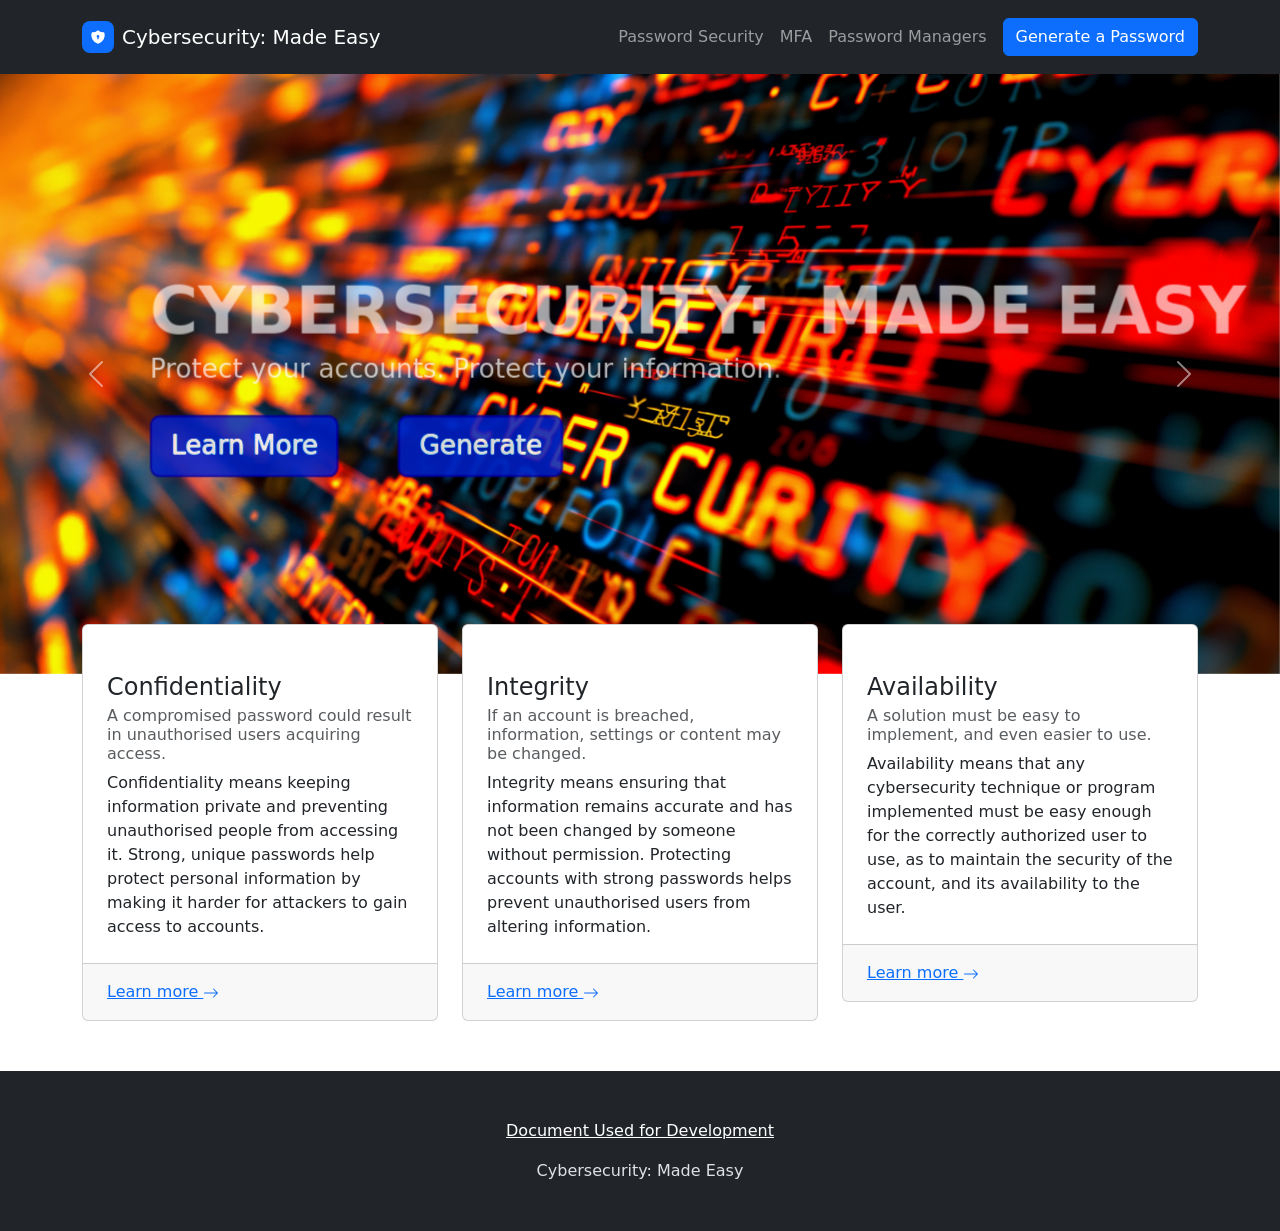
<file: old/V2.0.0.html>
<!DOCTYPE html>
<html data-bs-theme="light" lang="en">

<head>
    <meta charset="utf-8">
    <meta name="viewport" content="width=device-width, initial-scale=1.0, shrink-to-fit=no">
    <title>Digitech HTML Code</title>
    <link rel="stylesheet" href="assets/bootstrap/css/bootstrap.min.css">
    <link rel="stylesheet" href="assets/css/bss-overrides.css">
    <link rel="stylesheet" href="assets/css/Hero-Features-icons.css">
</head>

<body>
    <nav class="navbar navbar-expand-md bg-dark py-3" data-bs-theme="dark">
        <div class="container"><a class="navbar-brand d-flex align-items-center" href="#"><span class="bs-icon-sm bs-icon-rounded bs-icon-primary d-flex justify-content-center align-items-center me-2 bs-icon"><svg class="icon icon-tabler icon-tabler-shield-lock-filled" xmlns="http://www.w3.org/2000/svg" width="1em" height="1em" viewBox="0 0 24 24" stroke-width="2" stroke="currentColor" fill="none" stroke-linecap="round" stroke-linejoin="round">
                        <path stroke="none" d="M0 0h24v24H0z" fill="none"></path>
                        <path d="M11.998 2l.118 .007l.059 .008l.061 .013l.111 .034a.993 .993 0 0 1 .217 .112l.104 .082l.255 .218a11 11 0 0 0 7.189 2.537l.342 -.01a1 1 0 0 1 1.005 .717a13 13 0 0 1 -9.208 16.25a1 1 0 0 1 -.502 0a13 13 0 0 1 -9.209 -16.25a1 1 0 0 1 1.005 -.717a11 11 0 0 0 7.531 -2.527l.263 -.225l.096 -.075a.993 .993 0 0 1 .217 -.112l.112 -.034a.97 .97 0 0 1 .119 -.021l.115 -.007zm.002 7a2 2 0 0 0 -1.995 1.85l-.005 .15l.005 .15a2 2 0 0 0 .995 1.581v1.769l.007 .117a1 1 0 0 0 1.993 -.117l.001 -1.768a2 2 0 0 0 -1.001 -3.732z" stroke-width="0" fill="currentColor"></path>
                    </svg></span><span>Cybersecurity: Made Easy</span></a><button class="navbar-toggler" data-bs-toggle="collapse" data-bs-target="#navcol-5"><span class="visually-hidden">Toggle navigation</span><span class="navbar-toggler-icon"></span></button>
            <div class="collapse navbar-collapse" id="navcol-5">
                <ul class="navbar-nav ms-auto">
                    <li class="nav-item"></li>
                    <li class="nav-item"><a class="nav-link" href="#">Password Security</a></li>
                    <li class="nav-item"><a class="nav-link" href="#">MFA</a></li>
                    <li class="nav-item"><a class="nav-link" href="#">Password Managers</a></li>
                </ul><a class="btn btn-primary ms-md-2" role="button" href="#">Generate a Password</a>
            </div>
        </div>
    </nav>
    <section>
        <div class="carousel slide" data-bs-ride="carousel" id="carousel-1" style="height: 600px;">
            <div class="carousel-inner h-100">
                <div class="carousel-item active h-100"><img class="object-fit-cover w-100 d-block position-absolute h-100" src="assets/img/cyber-security-abstract-background-free-image.jpeg" alt="Slide Image" style="z-index: -1;">
                    <div class="container d-flex h-100 flex-column justify-content-center">
                        <div class="row" style="transform: translate(425px) scale(1.64);filter: blur(0px) brightness(164%) contrast(200%) grayscale(0%) hue-rotate(0deg);opacity: 0.84;backdrop-filter: opacity(0);-webkit-backdrop-filter: opacity(0);">
                            <div class="col">
                                <h1 class="text-uppercase fw-bold ps-0" style="position: static;display: inline;overflow: auto;/*transform: perspective(0px) translate(0px) translateX(0px) rotate(0deg) scale(1) skew(0deg);*/opacity: 1;filter: hue-rotate(0deg) invert(0%);backdrop-filter: opacity(1) blur(0px);-webkit-backdrop-filter: opacity(1) blur(0px);"><span style="color: rgba(230, 224, 255, 0.75);">Cybersecurity:&nbsp; Made Easy&nbsp; &nbsp; &nbsp; &nbsp; &nbsp;</span><span style="color: rgba(51, 0, 255, 0.5);">&nbsp;</span></h1>
                                <div>
                                    <p><span style="color: rgba(255, 255, 255, 0.84);">Protect your accounts. Protect your information</span><span style="color: rgba(255, 255, 255, 0.58);">.</span></p>
                                </div><button class="btn btn-primary" type="button" style="transform: translate(0px);background: rgb(14,49,102);border-color: rgb(20,4,86);">Learn More</button><button class="btn btn-primary ms-5" type="button" style="background: rgb(14,49,102);transform: translate(-12px);border-color: rgb(20,4,86);">Generate</button>
                            </div>
                        </div>
                    </div>
                </div>
                <div class="carousel-item h-100"><img class="object-fit-cover w-100 d-block position-absolute h-100" src="assets/img/images%20(7).jpg" alt="Slide Image" style="z-index: -1;">
                    <div class="container d-flex h-100 flex-column justify-content-center">
                        <div class="row">
                            <div class="col col-xl-4 offset-xl-2">
                                <h2><span style="color: rgb(236, 245, 255);">Strong Passwords</span></h2>
                                <div class="ps-0" style="max-width: 350px;">
                                    <p class="my-3"><span style="color: rgb(237, 246, 255);">A strong password prevents unauthorised access to accounts and information.</span></p><a class="btn btn-primary btn-lg me-2" role="button" href="#">Learn more</a>
                                </div>
                            </div>
                        </div>
                    </div>
                </div>
                <div class="carousel-item h-100"><img class="object-fit-cover w-100 d-block position-absolute h-100" src="assets/img/images%20(8).jpg" alt="Slide Image" style="z-index: -1;">
                    <div class="container d-flex h-100 flex-column justify-content-center">
                        <div class="row pb-9">
                            <div class="col-md-6 col-xl-4 offset-md-2">
                                <div style="max-width: 350px;">
                                    <h1 class="text-uppercase fw-bold">Biben dum<br>fringi dictum, augue purus</h1>
                                    <div class="row">
                                        <div class="col">
                                            <h2><span style="color: rgb(226, 241, 255);">Don't Re-use Passwords</span></h2>
                                        </div>
                                    </div>
                                    <p class="my-3"><span style="color: rgb(219, 237, 255);">One compromised password can put multiple accounts at risk.</span></p><a class="btn btn-primary btn-lg me-2" role="button" href="#">Learn More</a>
                                </div>
                            </div>
                        </div>
                    </div>
                </div>
                <div class="carousel-item h-100"><img class="object-fit-cover w-100 d-block position-absolute h-100" src="assets/img/MFA.jpg" alt="Slide Image" style="z-index: -1;">
                    <div class="container d-flex h-100 flex-column justify-content-center">
                        <div class="row mb-0 pb-9">
                            <div class="col-md-6 col-xl-4 offset-md-2">
                                <div class="mb-6 pb-0" style="max-width: 350px;">
                                    <h1 class="text-uppercase fw-bold">Biben dum<br>fringi dictum, augue purus</h1>
                                    <div class="row">
                                        <div class="col">
                                            <h2>MFA</h2>
                                        </div>
                                    </div>
                                    <p class="my-3"><span style="background-color: rgba(255, 255, 255, 0.6);">Strong multi-factor authentication can protect your account even if your password is compromised.</span></p><a class="btn btn-primary btn-lg me-2" role="button" href="#">Learn More</a>
                                </div>
                            </div>
                        </div>
                    </div>
                </div>
            </div>
            <div><a class="carousel-control-prev" role="button" data-bs-slide="prev" href="#carousel-1"><span class="carousel-control-prev-icon"></span><span class="visually-hidden">Previous</span></a><a class="carousel-control-next" role="button" data-bs-slide="next" href="#carousel-1"><span class="carousel-control-next-icon"></span><span class="visually-hidden">Next</span></a></div>
            <div class="carousel-indicators"><button type="button" data-bs-target="#carousel-1" data-bs-slide-to="0" class="active"></button> <button type="button" data-bs-target="#carousel-1" data-bs-slide-to="1"></button> <button type="button" data-bs-target="#carousel-1" data-bs-slide-to="2"></button> <button type="button" data-bs-target="#carousel-1" data-bs-slide-to="3"></button></div>
        </div>
        <div class="container position-relative h-100" style="top: -50px;">
            <div class="row gy-5 gy-lg-0 row-cols-1 row-cols-md-2 row-cols-lg-3">
                <div class="col">
                    <div class="card">
                        <div class="card-body p-4 pt-5">
                            <h4 class="card-title">Confidentiality</h4>
                            <h6 class="text-muted mb-2 card-subtitle">A compromised password could result in unauthorised users acquiring access.</h6>
                            <p class="card-text">Confidentiality means keeping information private and preventing unauthorised people from accessing it. Strong, unique passwords help protect personal information by making it harder for attackers to gain access to accounts.</p>
                        </div>
                        <div class="card-footer p-4 py-3"><a href="#">Learn more&nbsp;<svg class="bi bi-arrow-right" xmlns="http://www.w3.org/2000/svg" width="1em" height="1em" fill="currentColor" viewBox="0 0 16 16">
                                    <path fill-rule="evenodd" d="M1 8a.5.5 0 0 1 .5-.5h11.793l-3.147-3.146a.5.5 0 0 1 .708-.708l4 4a.5.5 0 0 1 0 .708l-4 4a.5.5 0 0 1-.708-.708L13.293 8.5H1.5A.5.5 0 0 1 1 8"></path>
                                </svg></a></div>
                    </div>
                </div>
                <div class="col">
                    <div class="card">
                        <div class="card-body p-4 pt-5">
                            <h4 class="card-title">Integrity&nbsp;</h4>
                            <h6 class="text-muted mb-2 card-subtitle">If an account is breached, information, settings or content may be changed.</h6>
                            <p class="card-text">Integrity means ensuring that information remains accurate and has not been changed by someone without permission. Protecting accounts with strong passwords helps prevent unauthorised users from altering information.</p>
                        </div>
                        <div class="card-footer p-4 py-3"><a href="#">Learn more&nbsp;<svg class="bi bi-arrow-right" xmlns="http://www.w3.org/2000/svg" width="1em" height="1em" fill="currentColor" viewBox="0 0 16 16">
                                    <path fill-rule="evenodd" d="M1 8a.5.5 0 0 1 .5-.5h11.793l-3.147-3.146a.5.5 0 0 1 .708-.708l4 4a.5.5 0 0 1 0 .708l-4 4a.5.5 0 0 1-.708-.708L13.293 8.5H1.5A.5.5 0 0 1 1 8"></path>
                                </svg></a></div>
                    </div>
                </div>
                <div class="col">
                    <div class="card">
                        <div class="card-body p-4 pt-5">
                            <h4 class="card-title">Availability</h4>
                            <h6 class="text-muted mb-2 card-subtitle">A solution must be easy to implement, and even easier to use.</h6>
                            <p class="card-text">Availability means that any cybersecurity technique or program implemented must be easy enough for the correctly authorized user to use, as to maintain the security of the account, and its availability to the user.</p>
                        </div>
                        <div class="card-footer p-4 py-3"><a href="#">Learn more&nbsp;<svg class="bi bi-arrow-right" xmlns="http://www.w3.org/2000/svg" width="1em" height="1em" fill="currentColor" viewBox="0 0 16 16">
                                    <path fill-rule="evenodd" d="M1 8a.5.5 0 0 1 .5-.5h11.793l-3.147-3.146a.5.5 0 0 1 .708-.708l4 4a.5.5 0 0 1 0 .708l-4 4a.5.5 0 0 1-.708-.708L13.293 8.5H1.5A.5.5 0 0 1 1 8"></path>
                                </svg></a></div>
                    </div>
                </div>
            </div>
        </div>
    </section>
    <footer class="text-center bg-body" data-bs-theme="dark">
        <div class="container py-4 py-lg-5">
            <ul class="list-inline">
                <li class="list-inline-item me-4"></li>
                <li class="list-inline-item me-4"><a class="link-body-emphasis" href="https://scotscollegenz-my.sharepoint.com/:w:/r/personal/ushere_scotscollege_school_nz/_layouts/15/doc2.aspx?sourcedoc=%7BE5246F58-DF17-4FF9-BDB1-F8F5CFA59B5D%7D&amp;file=Digitech%20Final%20Document.docx&amp;action=default&amp;mobileredirect=true&amp;DefaultItemOpen=1&amp;wdOrigin=OFFICECOM-WEB.REDIRECT%2CAPPHOME-WEB.SHELL.SEARCH&amp;wdPreviousSession=01be0cbb-f47b-44f1-8d84-e40c84c3e992&amp;wdPreviousSessionSrc=AppHomeWeb&amp;ct=1788299378101">Document Used for Development</a></li>
                <li class="list-inline-item"></li>
            </ul>
            <p class="text-body mb-0">Cybersecurity: Made Easy</p>
        </div>
    </footer>
    <script src="assets/bootstrap/js/bootstrap.min.js"></script>
</body>

</html>
</file>
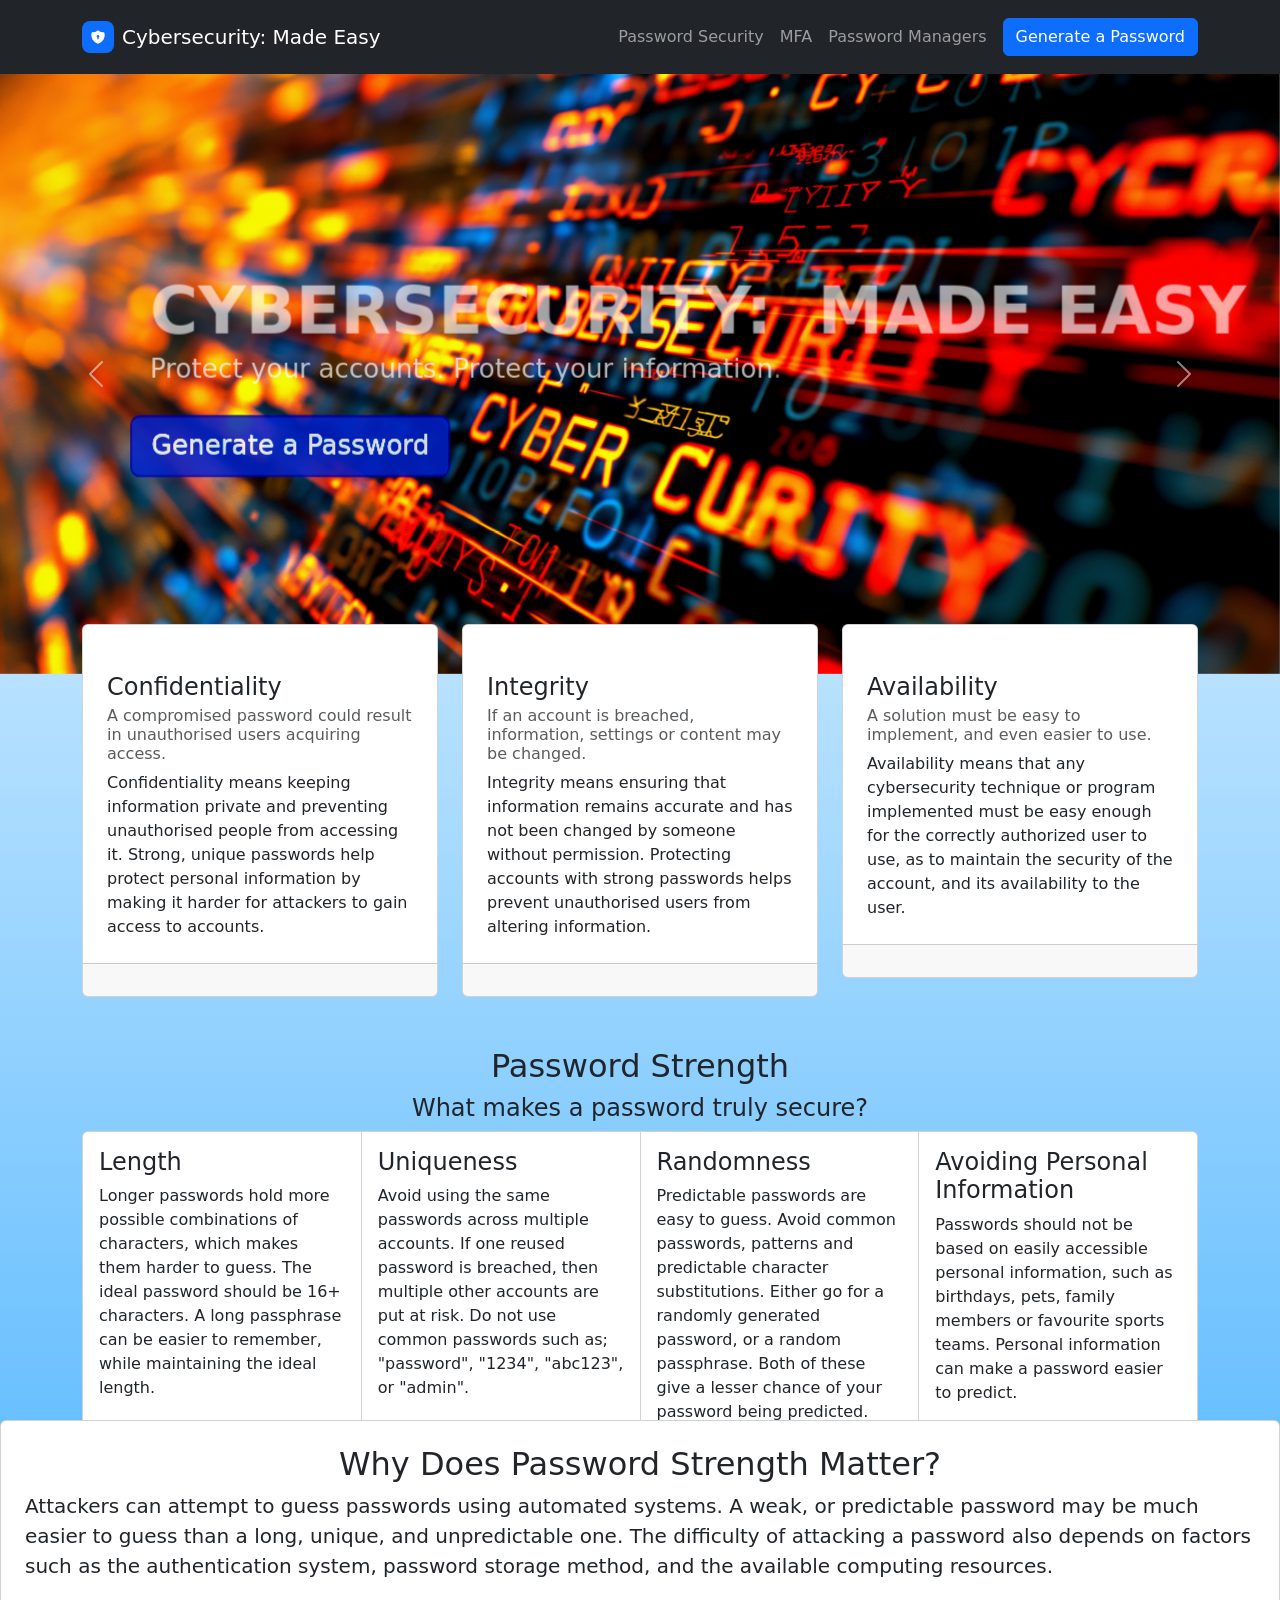
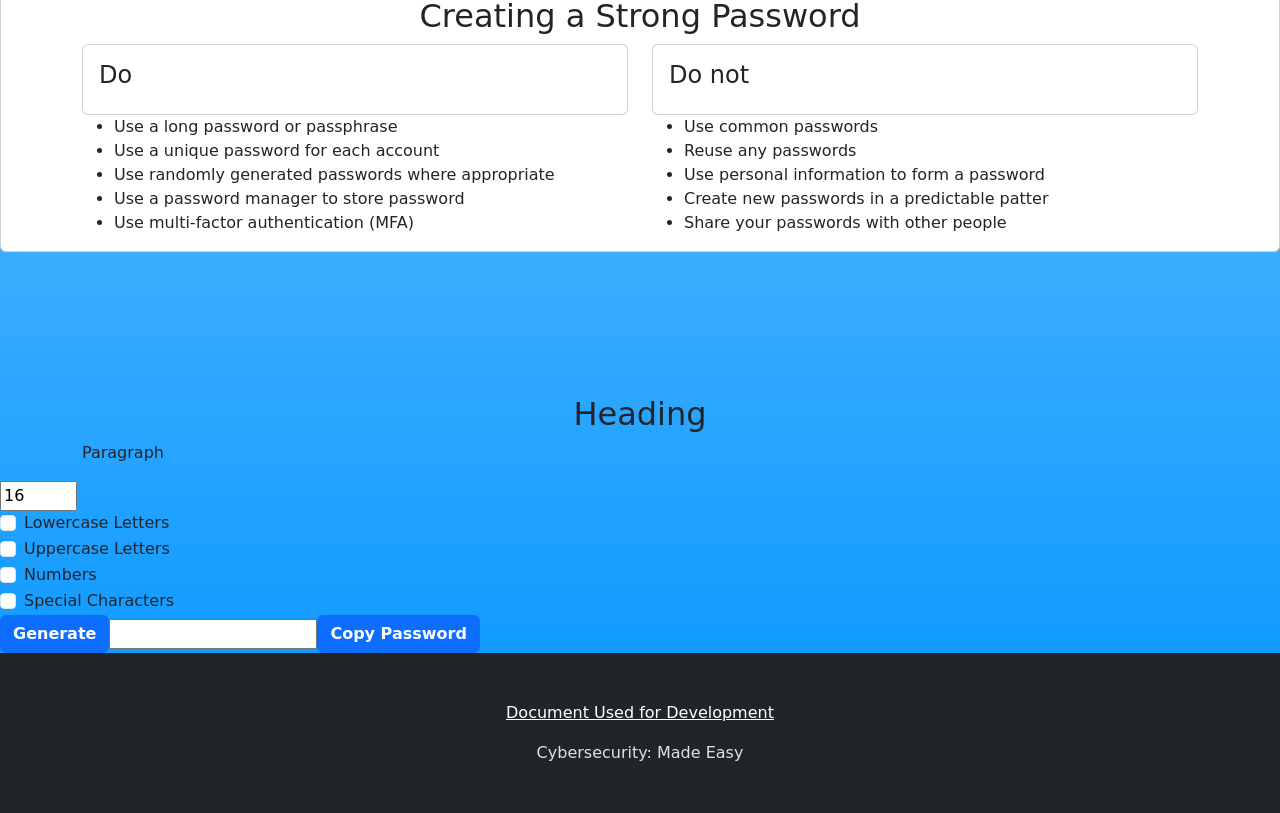
<file: old/V3.0.0.html>
<!DOCTYPE html>
<html data-bs-theme="light" lang="en">

<head>
    <meta charset="utf-8">
    <meta name="viewport" content="width=device-width, initial-scale=1.0, shrink-to-fit=no">
    <title>Digitech HTML Code</title>
    <link rel="stylesheet" href="assets/bootstrap/css/bootstrap.min.css">
    <link rel="stylesheet" href="assets/css/bss-overrides.css">
    <link rel="stylesheet" href="assets/css/Hero-Features-icons.css">
</head>

<body style="background: linear-gradient(0deg, #0094ff 0%, white 100%), rgb(84,194,255);">
    <nav class="navbar navbar-expand-md bg-dark py-3" data-bs-theme="dark">
        <div class="container"><a class="navbar-brand d-flex align-items-center" href="#"><span class="bs-icon-sm bs-icon-rounded bs-icon-primary d-flex justify-content-center align-items-center me-2 bs-icon"><svg class="icon icon-tabler icon-tabler-shield-lock-filled" xmlns="http://www.w3.org/2000/svg" width="1em" height="1em" viewBox="0 0 24 24" stroke-width="2" stroke="currentColor" fill="none" stroke-linecap="round" stroke-linejoin="round">
                        <path stroke="none" d="M0 0h24v24H0z" fill="none"></path>
                        <path d="M11.998 2l.118 .007l.059 .008l.061 .013l.111 .034a.993 .993 0 0 1 .217 .112l.104 .082l.255 .218a11 11 0 0 0 7.189 2.537l.342 -.01a1 1 0 0 1 1.005 .717a13 13 0 0 1 -9.208 16.25a1 1 0 0 1 -.502 0a13 13 0 0 1 -9.209 -16.25a1 1 0 0 1 1.005 -.717a11 11 0 0 0 7.531 -2.527l.263 -.225l.096 -.075a.993 .993 0 0 1 .217 -.112l.112 -.034a.97 .97 0 0 1 .119 -.021l.115 -.007zm.002 7a2 2 0 0 0 -1.995 1.85l-.005 .15l.005 .15a2 2 0 0 0 .995 1.581v1.769l.007 .117a1 1 0 0 0 1.993 -.117l.001 -1.768a2 2 0 0 0 -1.001 -3.732z" stroke-width="0" fill="currentColor"></path>
                    </svg></span><span>Cybersecurity: Made Easy</span></a><button class="navbar-toggler" data-bs-toggle="collapse" data-bs-target="#navcol-5"><span class="visually-hidden">Toggle navigation</span><span class="navbar-toggler-icon"></span></button>
            <div class="collapse navbar-collapse" id="navcol-5">
                <ul class="navbar-nav ms-auto">
                    <li class="nav-item"></li>
                    <li class="nav-item"><a class="nav-link" href="#passwordstrengthsection">Password Security</a></li>
                    <li class="nav-item"><a class="nav-link" href="#">MFA</a></li>
                    <li class="nav-item"><a class="nav-link" href="#">Password Managers</a></li>
                </ul><a class="btn btn-primary ms-md-2" role="button" href="#passwordgenerationsection">Generate a Password</a>
            </div>
        </div>
    </nav>
    <section>
        <div class="carousel slide" data-bs-ride="carousel" id="carousel-1" style="height: 600px;">
            <div class="carousel-inner h-100">
                <div class="carousel-item active h-100"><img class="object-fit-cover w-100 d-block position-absolute h-100" src="assets/img/cyber-security-abstract-background-free-image.jpeg" alt="Slide Image" style="z-index: -1;">
                    <div class="container d-flex h-100 flex-column justify-content-center">
                        <div class="row" style="transform: translate(425px) scale(1.64);filter: blur(0px) brightness(164%) contrast(200%) grayscale(0%) hue-rotate(0deg);opacity: 0.84;backdrop-filter: opacity(0);-webkit-backdrop-filter: opacity(0);">
                            <div class="col">
                                <h1 class="text-uppercase fw-bold ps-0" style="position: static;display: inline;overflow: auto;/*transform: perspective(0px) translate(0px) translateX(0px) rotate(0deg) scale(1) skew(0deg);*/opacity: 1;filter: hue-rotate(0deg) invert(0%);backdrop-filter: opacity(1) blur(0px);-webkit-backdrop-filter: opacity(1) blur(0px);"><span style="color: rgba(230, 224, 255, 0.75);">Cybersecurity:&nbsp; Made Easy&nbsp; &nbsp; &nbsp; &nbsp; &nbsp;</span><span style="color: rgba(51, 0, 255, 0.5);">&nbsp;</span></h1>
                                <div>
                                    <p><span style="color: rgba(255, 255, 255, 0.84);">Protect your accounts. Protect your information</span><span style="color: rgba(255, 255, 255, 0.58);">.</span></p>
                                </div><a class="btn btn-primary ms-0" role="button" style="background: rgb(14,49,102);transform: translate(-12px);border-color: rgb(20,4,86);" href="#passwordgenerationsection">Generate a Password</a>
                            </div>
                        </div>
                    </div>
                </div>
                <div class="carousel-item h-100"><img class="object-fit-cover w-100 d-block position-absolute h-100" src="assets/img/images%20(7).jpg" alt="Slide Image" style="z-index: -1;">
                    <div class="container d-flex h-100 flex-column justify-content-center">
                        <div class="row">
                            <div class="col col-xl-4 offset-xl-2">
                                <h2><span style="color: rgb(236, 245, 255);">Strong Passwords</span></h2>
                                <div class="ps-0" style="max-width: 350px;">
                                    <p class="my-3"><span style="color: rgb(237, 246, 255);">A strong password prevents unauthorised access to accounts and information.</span></p><a class="btn btn-primary btn-lg me-2" role="button" href="#passwordstrengthsection">Learn more</a>
                                </div>
                            </div>
                        </div>
                    </div>
                </div>
                <div class="carousel-item h-100"><img class="object-fit-cover w-100 d-block position-absolute h-100" src="assets/img/images%20(8).jpg" alt="Slide Image" style="z-index: -1;">
                    <div class="container d-flex h-100 flex-column justify-content-center">
                        <div class="row pb-9">
                            <div class="col-md-6 col-xl-4 offset-md-2">
                                <div style="max-width: 350px;">
                                    <h1 class="text-uppercase fw-bold">Biben dum<br>fringi dictum, augue purus</h1>
                                    <div class="row">
                                        <div class="col">
                                            <h2><span style="color: rgb(226, 241, 255);">Don't Re-use Passwords</span></h2>
                                        </div>
                                    </div>
                                    <p class="my-3"><span style="color: rgb(219, 237, 255);">One compromised password can put multiple accounts at risk.</span></p><a class="btn btn-primary btn-lg me-2" role="button" href="#">Learn More</a>
                                </div>
                            </div>
                        </div>
                    </div>
                </div>
                <div class="carousel-item h-100"><img class="object-fit-cover w-100 d-block position-absolute h-100" src="assets/img/MFA.jpg" alt="Slide Image" style="z-index: -1;">
                    <div class="container d-flex h-100 flex-column justify-content-center">
                        <div class="row mb-0 pb-9">
                            <div class="col-md-6 col-xl-4 offset-md-2">
                                <div class="mb-6 pb-0" style="max-width: 350px;">
                                    <h1 class="text-uppercase fw-bold">Biben dum<br>fringi dictum, augue purus</h1>
                                    <div class="row">
                                        <div class="col">
                                            <h2>MFA</h2>
                                        </div>
                                    </div>
                                    <p class="my-3"><span style="background-color: rgba(255, 255, 255, 0.6);">Strong multi-factor authentication can protect your account even if your password is compromised.</span></p><a class="btn btn-primary btn-lg me-2" role="button" href="#">Learn More</a>
                                </div>
                            </div>
                        </div>
                    </div>
                </div>
            </div>
            <div><a class="carousel-control-prev" role="button" data-bs-slide="prev" href="#carousel-1"><span class="carousel-control-prev-icon"></span><span class="visually-hidden">Previous</span></a><a class="carousel-control-next" role="button" data-bs-slide="next" href="#carousel-1"><span class="carousel-control-next-icon"></span><span class="visually-hidden">Next</span></a></div>
            <div class="carousel-indicators"><button type="button" data-bs-target="#carousel-1" data-bs-slide-to="0" class="active"></button> <button type="button" data-bs-target="#carousel-1" data-bs-slide-to="1"></button> <button type="button" data-bs-target="#carousel-1" data-bs-slide-to="2"></button> <button type="button" data-bs-target="#carousel-1" data-bs-slide-to="3"></button></div>
        </div>
        <div class="container position-relative h-100" style="top: -50px;">
            <div class="row gy-5 gy-lg-0 row-cols-1 row-cols-md-2 row-cols-lg-3">
                <div class="col">
                    <div class="card">
                        <div class="card-body p-4 pt-5">
                            <h4 class="card-title">Confidentiality</h4>
                            <h6 class="text-muted mb-2 card-subtitle">A compromised password could result in unauthorised users acquiring access.</h6>
                            <p class="card-text">Confidentiality means keeping information private and preventing unauthorised people from accessing it. Strong, unique passwords help protect personal information by making it harder for attackers to gain access to accounts.</p>
                        </div>
                        <div class="card-footer p-4 py-3"><a href="#"></a></div>
                    </div>
                </div>
                <div class="col">
                    <div class="card">
                        <div class="card-body p-4 pt-5">
                            <h4 class="card-title">Integrity&nbsp;</h4>
                            <h6 class="text-muted mb-2 card-subtitle">If an account is breached, information, settings or content may be changed.</h6>
                            <p class="card-text">Integrity means ensuring that information remains accurate and has not been changed by someone without permission. Protecting accounts with strong passwords helps prevent unauthorised users from altering information.</p>
                        </div>
                        <div class="card-footer p-4 py-3"><a href="#"></a></div>
                    </div>
                </div>
                <div class="col">
                    <div class="card">
                        <div class="card-body p-4 pt-5">
                            <h4 class="card-title">Availability</h4>
                            <h6 class="text-muted mb-2 card-subtitle">A solution must be easy to implement, and even easier to use.</h6>
                            <p class="card-text">Availability means that any cybersecurity technique or program implemented must be easy enough for the correctly authorized user to use, as to maintain the security of the account, and its availability to the user.</p>
                        </div>
                        <div class="card-footer p-4 py-3"><a href="#"></a></div>
                    </div>
                </div>
            </div>
        </div>
    </section>
    <div class="container" style="height: 500px;">
        <div class="row">
            <div class="col" style="height: 500px;">
                <h2 id="passwordstrengthsection" style="text-align: center;">Password Strength</h2>
                <h4 style="text-align: center;">What makes a password truly secure?</h4>
                <div class="card-group">
                    <div class="card">
                        <div class="card-body">
                            <h4 class="card-title">Length</h4>
                            <p class="card-text">Longer passwords hold more possible combinations of characters, which makes them harder to guess. The ideal password should be 16+ characters. A long passphrase can be easier to remember, while maintaining the ideal length.</p>
                        </div>
                    </div>
                    <div class="card">
                        <div class="card-body">
                            <h4 class="card-title">Uniqueness</h4>
                            <p class="card-text">Avoid using the same passwords across multiple accounts. If one reused password is breached, then multiple other accounts are put at risk. Do not use common passwords such as; "password", "1234", "abc123", or "admin".&nbsp;</p>
                        </div>
                    </div>
                    <div class="card">
                        <div class="card-body">
                            <h4 class="card-title">Randomness</h4>
                            <p class="card-text">Predictable passwords are easy to guess. Avoid common passwords, patterns and predictable character substitutions. Either go for a randomly generated password, or a random passphrase. Both of these give a lesser chance of your password being predicted.&nbsp;</p>
                        </div>
                    </div>
                    <div class="card">
                        <div class="card-body">
                            <h4 class="card-title">Avoiding Personal Information</h4>
                            <p class="card-text">Passwords should not be based on easily accessible personal information, such as birthdays, pets, family members or favourite sports teams. Personal information can make a password easier to predict.</p>
                        </div>
                    </div>
                </div>
            </div>
        </div>
    </div>
    <section class="mt-0 pt-0" style="transform: perspective(0px) translateY(-143px);">
        <div class="card mt-3 pt-0">
            <div class="row">
                <div class="col">
                    <h2 class="mt-4" style="text-align: center;">Why Does Password Strength Matter?</h2>
                    <p class="ps-4 pe-4" style="font-size: 20px;text-align: left;">Attackers can attempt to guess passwords using automated systems. A weak, or predictable password may be much easier to guess than a long, unique, and unpredictable one. The difficulty of attacking a password also depends on factors such as the authentication system, password storage method, and the available computing resources.</p>
                    <div class="container">
                        <div class="row">
                            <div class="col-md-12">
                                <h2 style="text-align: center;">Creating a Strong Password</h2>
                            </div>
                        </div>
                        <div class="row">
                            <div class="col-md-6">
                                <div class="card">
                                    <div class="card-body">
                                        <h4 class="card-title">Do</h4>
                                    </div>
                                </div>
                                <ul>
                                    <li>Use a long password or passphrase</li>
                                    <li>Use a unique password for each account</li>
                                    <li>Use randomly generated passwords where appropriate</li>
                                    <li>Use a password manager to store password</li>
                                    <li>Use multi-factor authentication (MFA)</li>
                                </ul>
                            </div>
                            <div class="col-md-6">
                                <div class="card">
                                    <div class="card-body">
                                        <h4 class="card-title">Do not</h4>
                                    </div>
                                </div>
                                <ul>
                                    <li>Use common passwords</li>
                                    <li>Reuse any passwords</li>
                                    <li>Use personal information to form a password</li>
                                    <li>Create new passwords in a predictable patter</li>
                                    <li>Share your passwords with other people</li>
                                </ul>
                            </div>
                        </div>
                    </div>
                </div>
            </div>
        </div>
    </section>
    <section>
        <div class="container">
            <div class="row">
                <div class="col">
                    <h2 id="passwordgenerationsection" style="text-align: center;">Heading</h2>
                    <p>Paragraph</p>
                </div>
            </div>
        </div>
    </section><input type="number" id="passwordLength" value="16" min="8" max="30">
    <div class="form-check"><input class="form-check-input" type="checkbox" id="lowercase"><label class="form-check-label" for="formCheck-1">Lowercase Letters</label></div>
    <div class="form-check"><input class="form-check-input" type="checkbox" id="uppercase"><label class="form-check-label" for="formCheck-2">Uppercase Letters</label></div>
    <div class="form-check"><input class="form-check-input" type="checkbox" id="numbers"><label class="form-check-label" for="formCheck-3">Numbers</label></div>
    <div class="form-check"><input class="form-check-input" type="checkbox" id="special"><label class="form-check-label" for="formCheck-4">Special Characters</label></div><button class="btn btn-primary" id="generateButton" type="button"><strong>Generate</strong></button><input type="text" id="passwordOutput" readonly=""><button class="btn btn-primary" id="copyButton" type="button"><strong>Copy Password</strong></button>
    <footer class="text-center bg-body" data-bs-theme="dark">
        <div class="container py-4 py-lg-5">
            <ul class="list-inline">
                <li class="list-inline-item me-4"></li>
                <li class="list-inline-item me-4"><a class="link-body-emphasis" href="https://scotscollegenz-my.sharepoint.com/:w:/r/personal/ushere_scotscollege_school_nz/_layouts/15/doc2.aspx?sourcedoc=%7BE5246F58-DF17-4FF9-BDB1-F8F5CFA59B5D%7D&amp;file=Digitech%20Final%20Document.docx&amp;action=default&amp;mobileredirect=true&amp;DefaultItemOpen=1&amp;wdOrigin=OFFICECOM-WEB.REDIRECT%2CAPPHOME-WEB.SHELL.SEARCH&amp;wdPreviousSession=01be0cbb-f47b-44f1-8d84-e40c84c3e992&amp;wdPreviousSessionSrc=AppHomeWeb&amp;ct=1788299378101">Document Used for Development</a></li>
                <li class="list-inline-item"></li>
            </ul>
            <p class="text-body mb-0">Cybersecurity: Made Easy</p>
        </div>
    </footer>
    <script src="assets/bootstrap/js/bootstrap.min.js"></script>
    <script src="assets/js/passwordgeneratorbackend.js"></script>
</body>

</html>
</file>
<file: assets/css/bss-overrides.css>
:root, [data-bs-theme=light] {
  --bs-body-bg: #ffffff;
  --bs-body-bg-rgb: 255,255,255;
}

.p-4 {
  padding: 1.5rem!important;
}

.py-3 {
  padding-top: 1rem!important;
  padding-bottom: 1rem!important;
}

.py-4 {
  padding-top: 1.5rem!important;
  padding-bottom: 1.5rem!important;
}

.pt-5 {
  padding-top: 3rem!important;
}

.pb-9 {
  padding-bottom: 9rem !important;
}

.ps-0 {
  padding-left: 0!important;
}

@media (min-width:992px) {
  .py-lg-5 {
    padding-top: 3rem!important;
    padding-bottom: 3rem!important;
  }
}
</file>
<file: assets/css/Hero-Features-icons.css>
.bs-icon {
  --bs-icon-size: .75rem;
  display: flex;
  flex-shrink: 0;
  justify-content: center;
  align-items: center;
  font-size: var(--bs-icon-size);
  width: calc(var(--bs-icon-size) * 2);
  height: calc(var(--bs-icon-size) * 2);
  color: var(--bs-primary);
}

.bs-icon-xs {
  --bs-icon-size: 1rem;
  width: calc(var(--bs-icon-size) * 1.5);
  height: calc(var(--bs-icon-size) * 1.5);
}

.bs-icon-sm {
  --bs-icon-size: 1rem;
}

.bs-icon-md {
  --bs-icon-size: 1.5rem;
}

.bs-icon-lg {
  --bs-icon-size: 2rem;
}

.bs-icon-xl {
  --bs-icon-size: 2.5rem;
}

.bs-icon.bs-icon-primary {
  color: var(--bs-white);
  background: var(--bs-primary);
}

.bs-icon.bs-icon-primary-light {
  color: var(--bs-primary);
  background: rgba(var(--bs-primary-rgb), .2);
}

.bs-icon.bs-icon-semi-white {
  color: var(--bs-primary);
  background: rgba(255, 255, 255, .5);
}

.bs-icon.bs-icon-rounded {
  border-radius: .5rem;
}

.bs-icon.bs-icon-circle {
  border-radius: 50%;
}

.container {
}

h2 {
}

h1 {
  transform: translateY(1000px);
  position: static;
}
</file>
<file: old/assets/css/bss-overrides.css>
:root, [data-bs-theme=light] {
  --bs-body-bg: #ffffff;
  --bs-body-bg-rgb: 255,255,255;
}

.my-3 {
  margin-top: 1rem!important;
  margin-bottom: 1rem!important;
}

.mt-0 {
  margin-top: 0!important;
}

.mt-3 {
  margin-top: 1rem!important;
}

.mt-4 {
  margin-top: 1.5rem!important;
}

.me-2 {
  margin-right: .5rem!important;
}

.me-4 {
  margin-right: 1.5rem!important;
}

.mb-0 {
  margin-bottom: 0!important;
}

.mb-2 {
  margin-bottom: .5rem!important;
}

.mb-6 {
  margin-bottom: 4.5rem !important;
}

.ms-0 {
  margin-left: 0!important;
}

.ms-auto {
  margin-left: auto!important;
}

.p-4 {
  padding: 1.5rem!important;
}

.py-3 {
  padding-top: 1rem!important;
  padding-bottom: 1rem!important;
}

.py-4 {
  padding-top: 1.5rem!important;
  padding-bottom: 1.5rem!important;
}

.pt-0 {
  padding-top: 0!important;
}

.pt-5 {
  padding-top: 3rem!important;
}

.pe-4 {
  padding-right: 1.5rem!important;
}

.pb-0 {
  padding-bottom: 0!important;
}

.pb-9 {
  padding-bottom: 9rem !important;
}

.ps-0 {
  padding-left: 0!important;
}

.ps-4 {
  padding-left: 1.5rem!important;
}

@media (min-width:768px) {
  .ms-md-2 {
    margin-left: .5rem!important;
  }
}

@media (min-width:992px) {
  .py-lg-5 {
    padding-top: 3rem!important;
    padding-bottom: 3rem!important;
  }
}
</file>
<file: old/assets/css/Hero-Features-icons.css>
.bs-icon {
  --bs-icon-size: .75rem;
  display: flex;
  flex-shrink: 0;
  justify-content: center;
  align-items: center;
  font-size: var(--bs-icon-size);
  width: calc(var(--bs-icon-size) * 2);
  height: calc(var(--bs-icon-size) * 2);
  color: var(--bs-primary);
}

.bs-icon-xs {
  --bs-icon-size: 1rem;
  width: calc(var(--bs-icon-size) * 1.5);
  height: calc(var(--bs-icon-size) * 1.5);
}

.bs-icon-sm {
  --bs-icon-size: 1rem;
}

.bs-icon-md {
  --bs-icon-size: 1.5rem;
}

.bs-icon-lg {
  --bs-icon-size: 2rem;
}

.bs-icon-xl {
  --bs-icon-size: 2.5rem;
}

.bs-icon.bs-icon-primary {
  color: var(--bs-white);
  background: var(--bs-primary);
}

.bs-icon.bs-icon-primary-light {
  color: var(--bs-primary);
  background: rgba(var(--bs-primary-rgb), .2);
}

.bs-icon.bs-icon-semi-white {
  color: var(--bs-primary);
  background: rgba(255, 255, 255, .5);
}

.bs-icon.bs-icon-rounded {
  border-radius: .5rem;
}

.bs-icon.bs-icon-circle {
  border-radius: 50%;
}

.container {
}

h2 {
}

h1 {
  transform: translateY(1000px);
  position: static;
}
</file>
<file: assets/css/styles.min.css>
:root,[data-bs-theme=light]{--bs-body-bg:#ffffff;--bs-body-bg-rgb:255,255,255}.p-4{padding:1.5rem!important}.py-3{padding-top:1rem!important;padding-bottom:1rem!important}.py-4{padding-top:1.5rem!important;padding-bottom:1.5rem!important}.pt-5{padding-top:3rem!important}.pb-9{padding-bottom:9rem!important}.ps-0{padding-left:0!important}@media (min-width:992px){.py-lg-5{padding-top:3rem!important;padding-bottom:3rem!important}}.bs-icon{--bs-icon-size:.75rem;display:flex;flex-shrink:0;justify-content:center;align-items:center;font-size:var(--bs-icon-size);width:calc(var(--bs-icon-size) * 2);height:calc(var(--bs-icon-size) * 2);color:var(--bs-primary)}.bs-icon-xs{--bs-icon-size:1rem;width:calc(var(--bs-icon-size) * 1.5);height:calc(var(--bs-icon-size) * 1.5)}.bs-icon-sm{--bs-icon-size:1rem}.bs-icon-md{--bs-icon-size:1.5rem}.bs-icon-lg{--bs-icon-size:2rem}.bs-icon-xl{--bs-icon-size:2.5rem}.bs-icon.bs-icon-primary{color:var(--bs-white);background:var(--bs-primary)}.bs-icon.bs-icon-primary-light{color:var(--bs-primary);background:rgba(var(--bs-primary-rgb),.2)}.bs-icon.bs-icon-semi-white{color:var(--bs-primary);background:rgba(255,255,255,.5)}.bs-icon.bs-icon-rounded{border-radius:.5rem}.bs-icon.bs-icon-circle{border-radius:50%}h1{transform:translateY(1000px);position:static}
</file>
